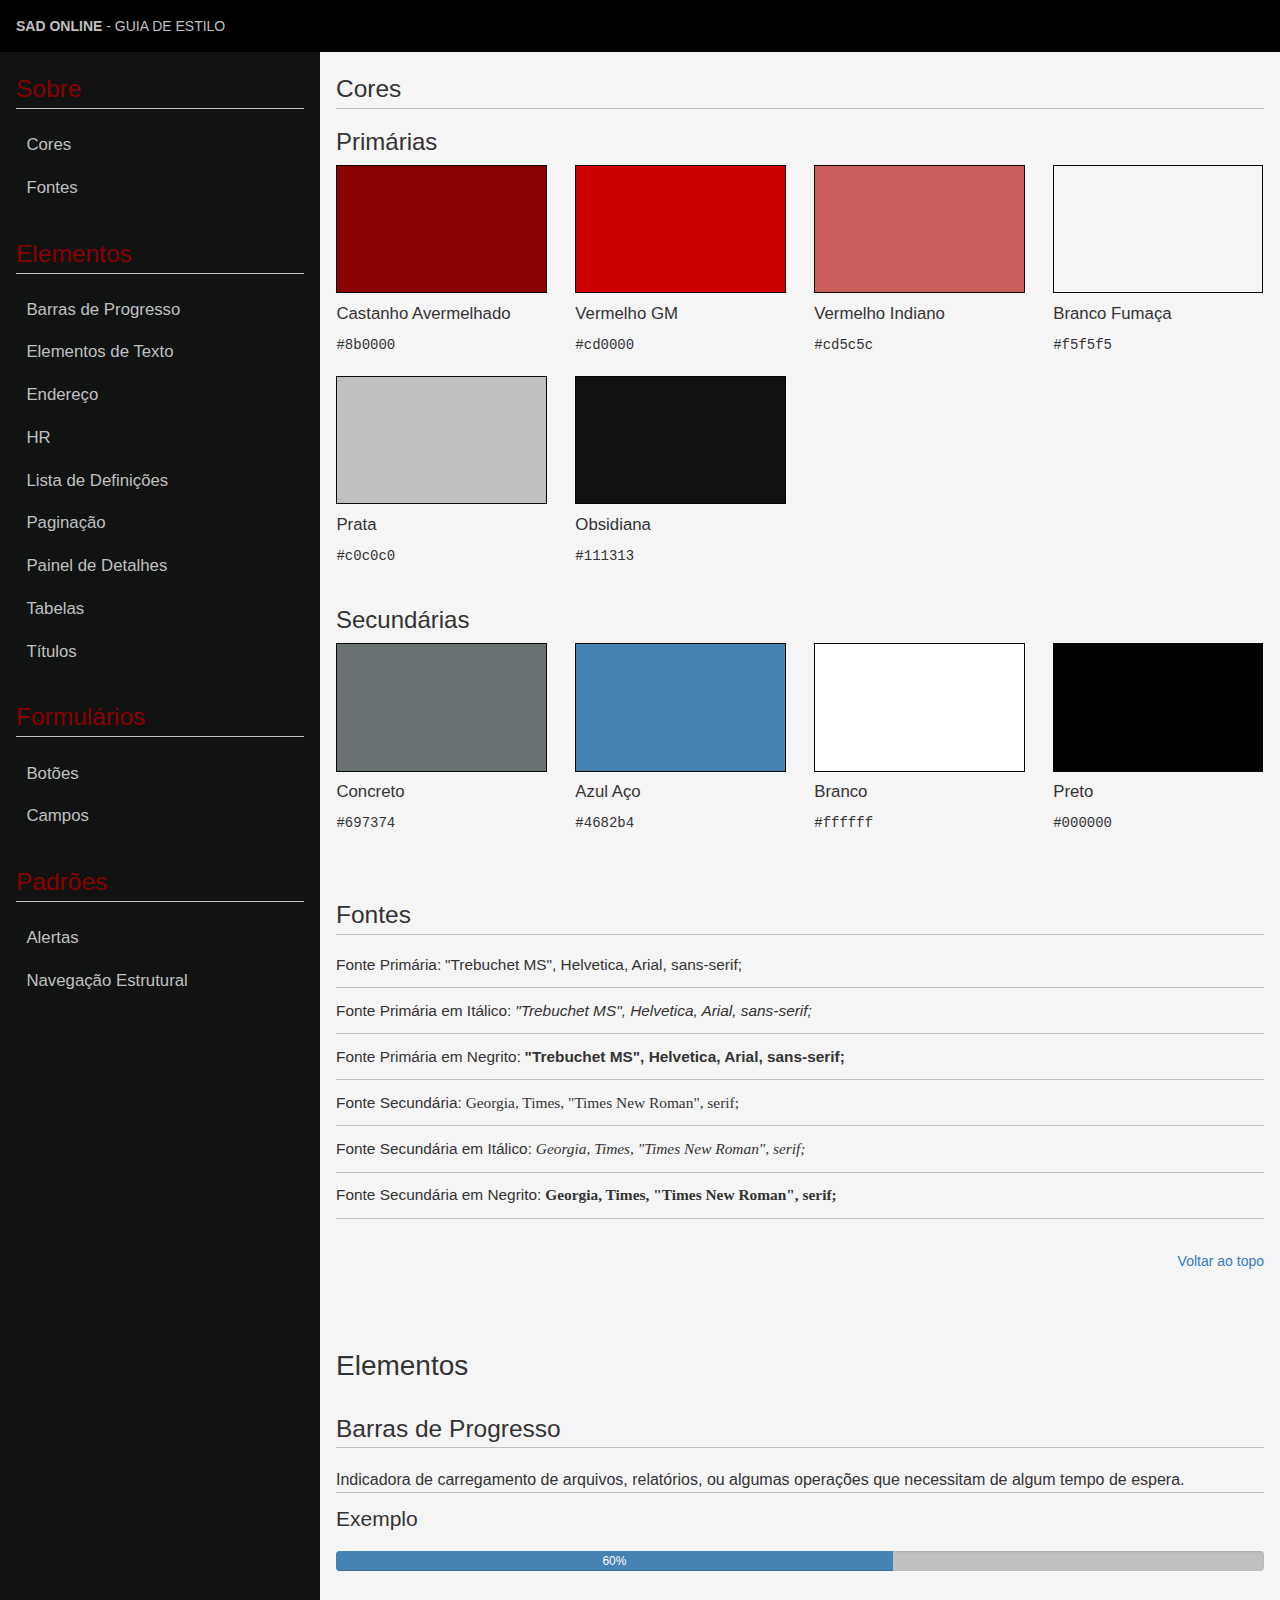
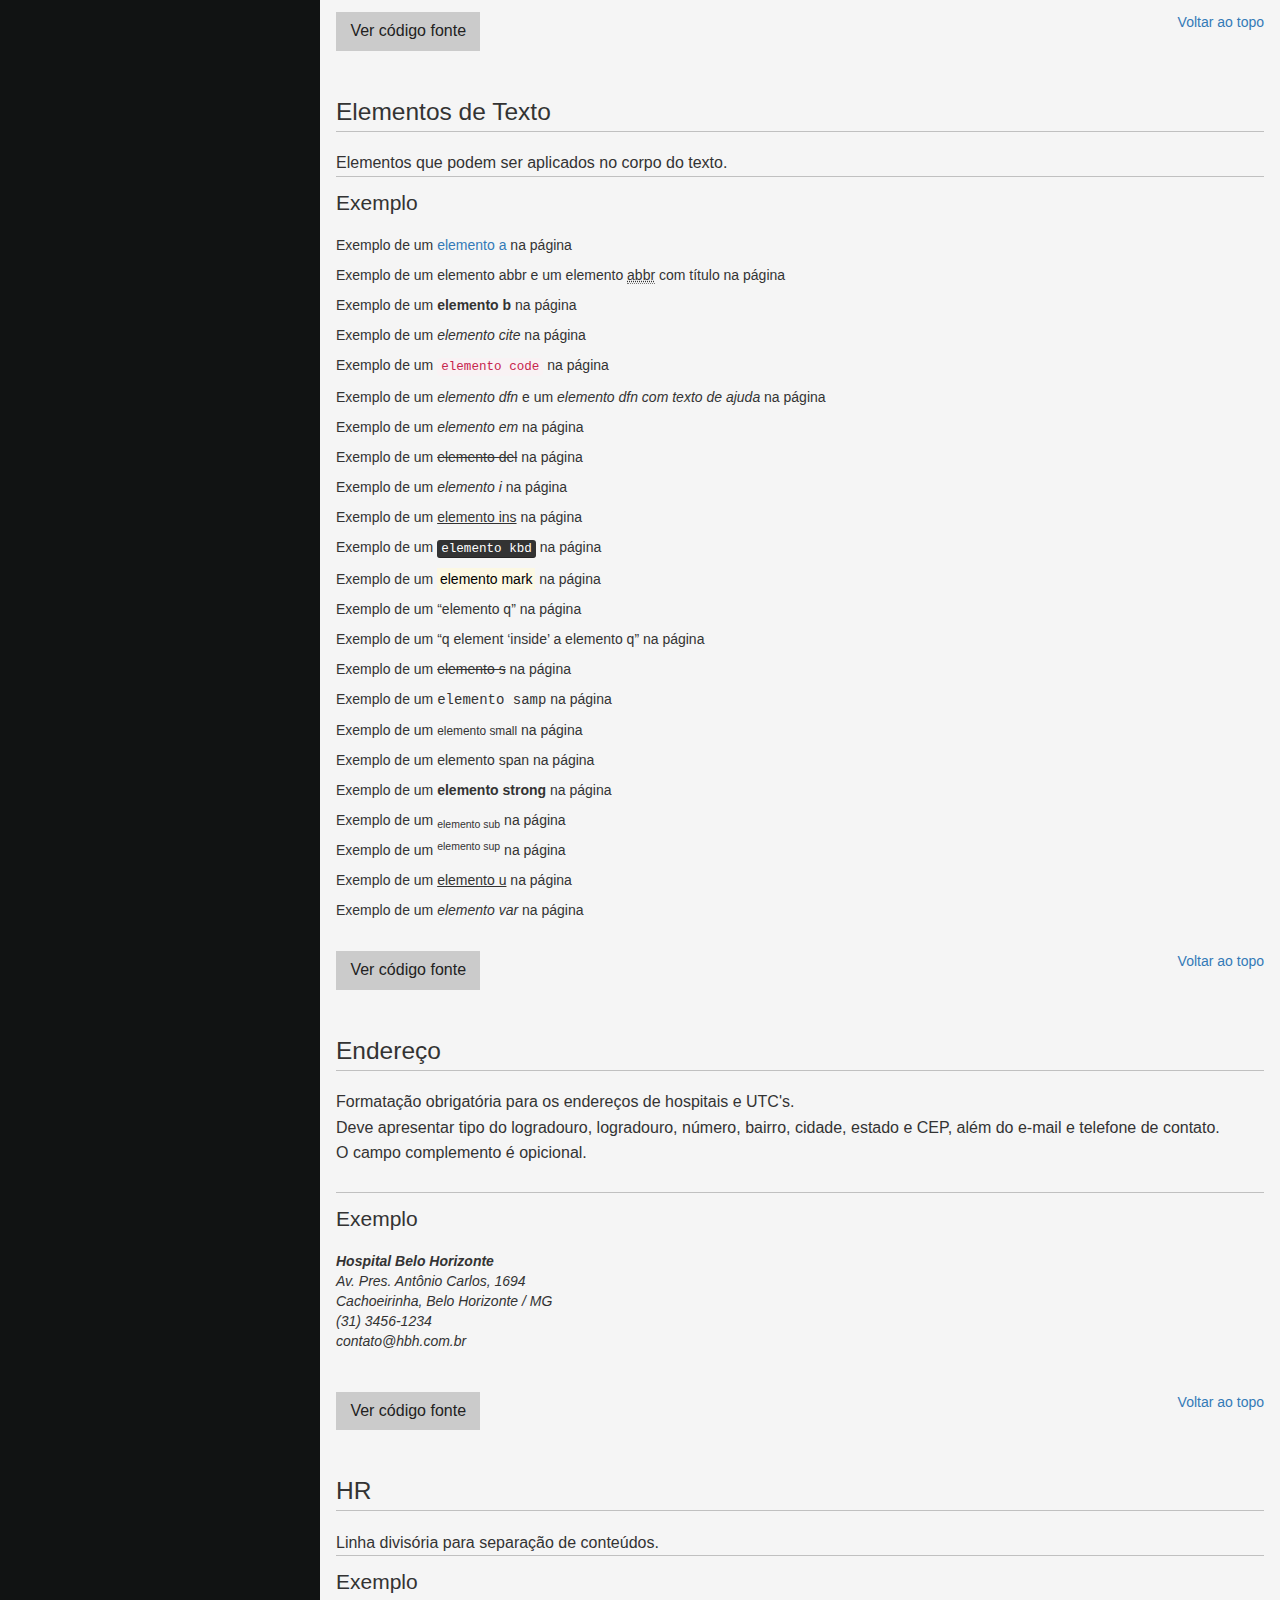
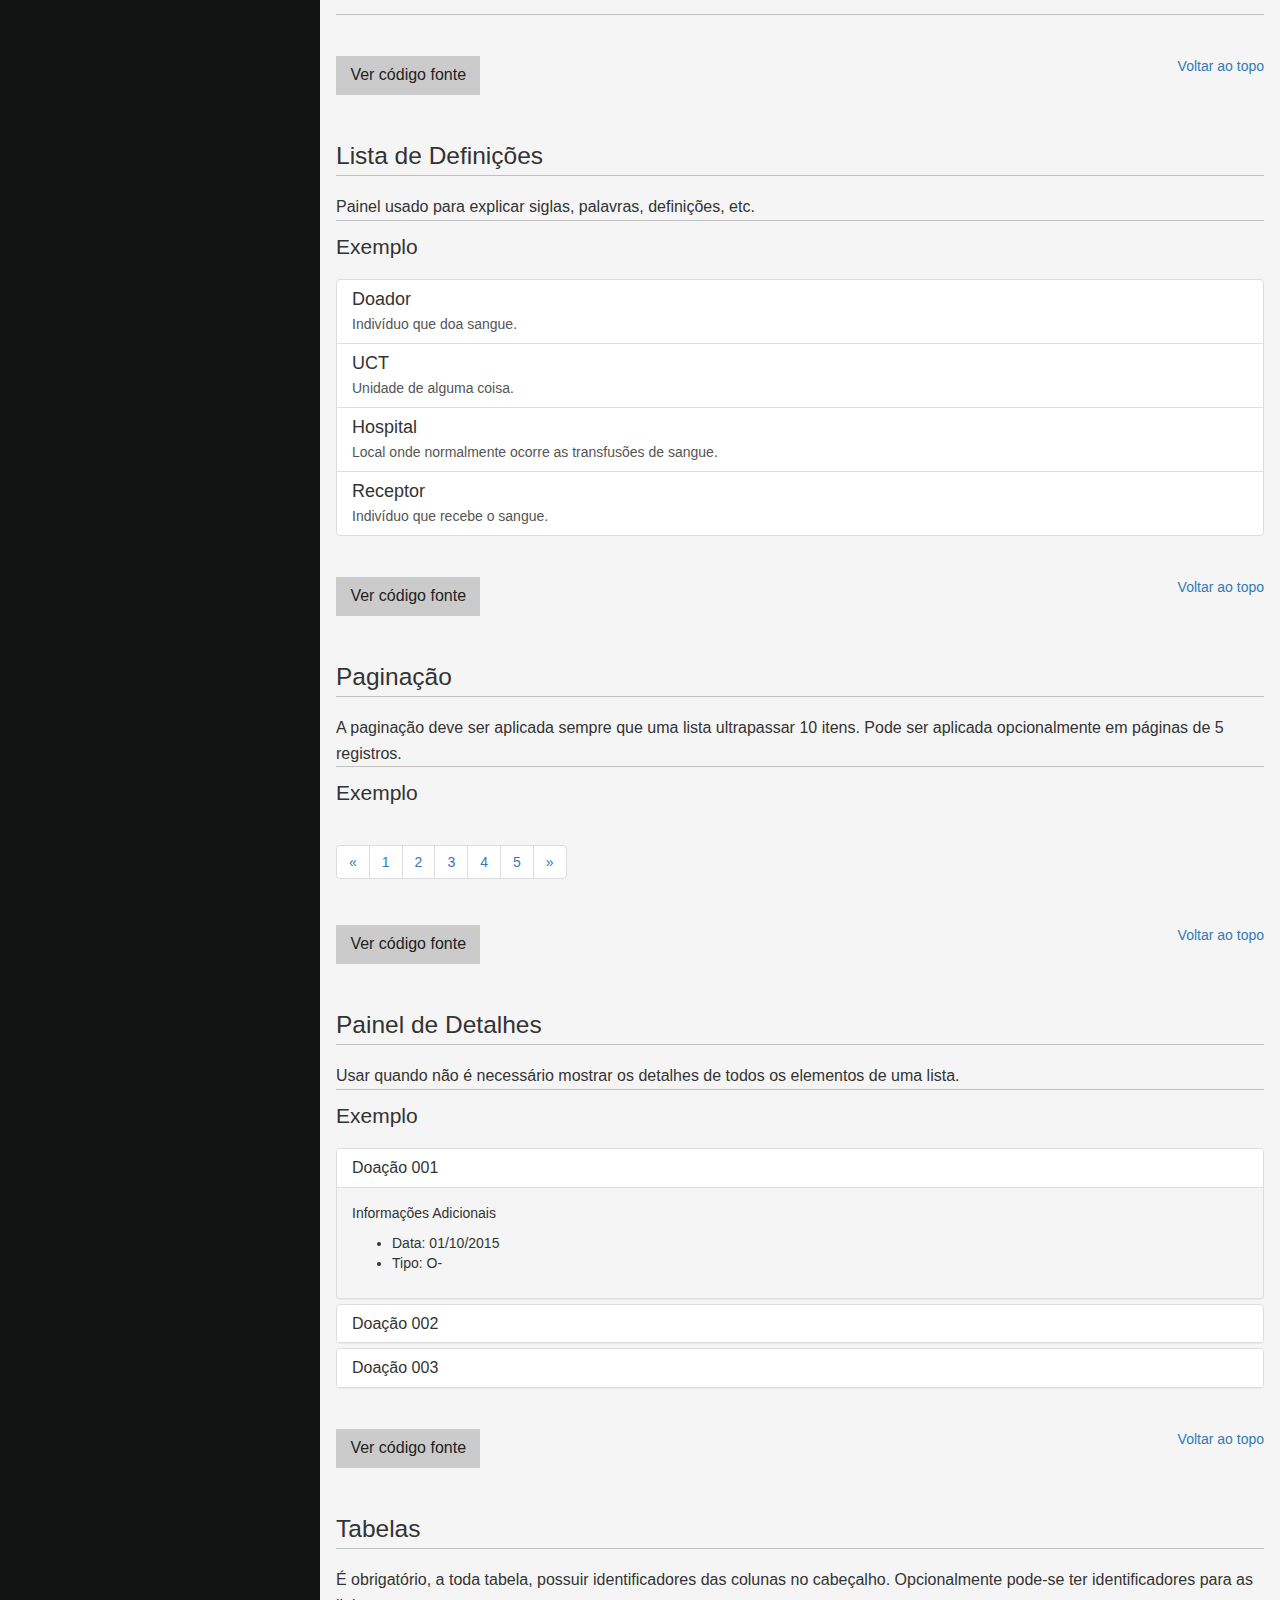
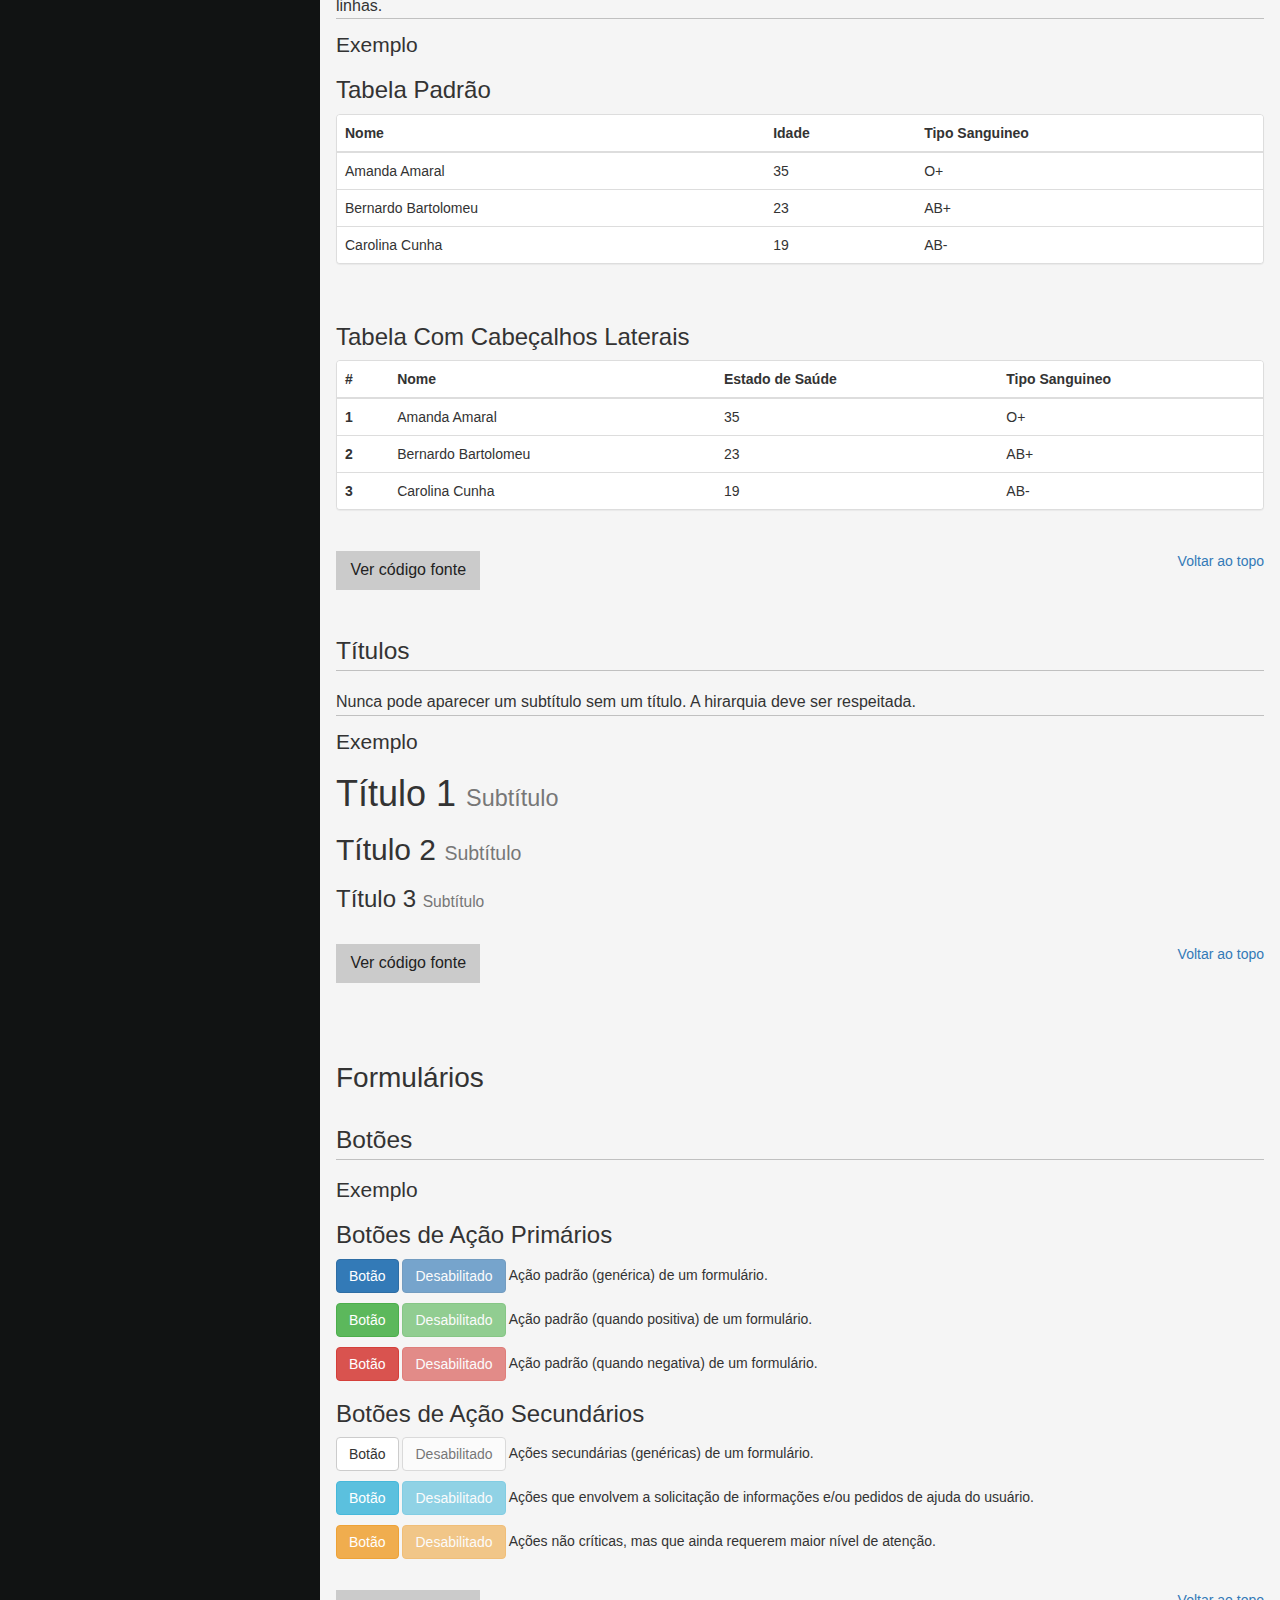
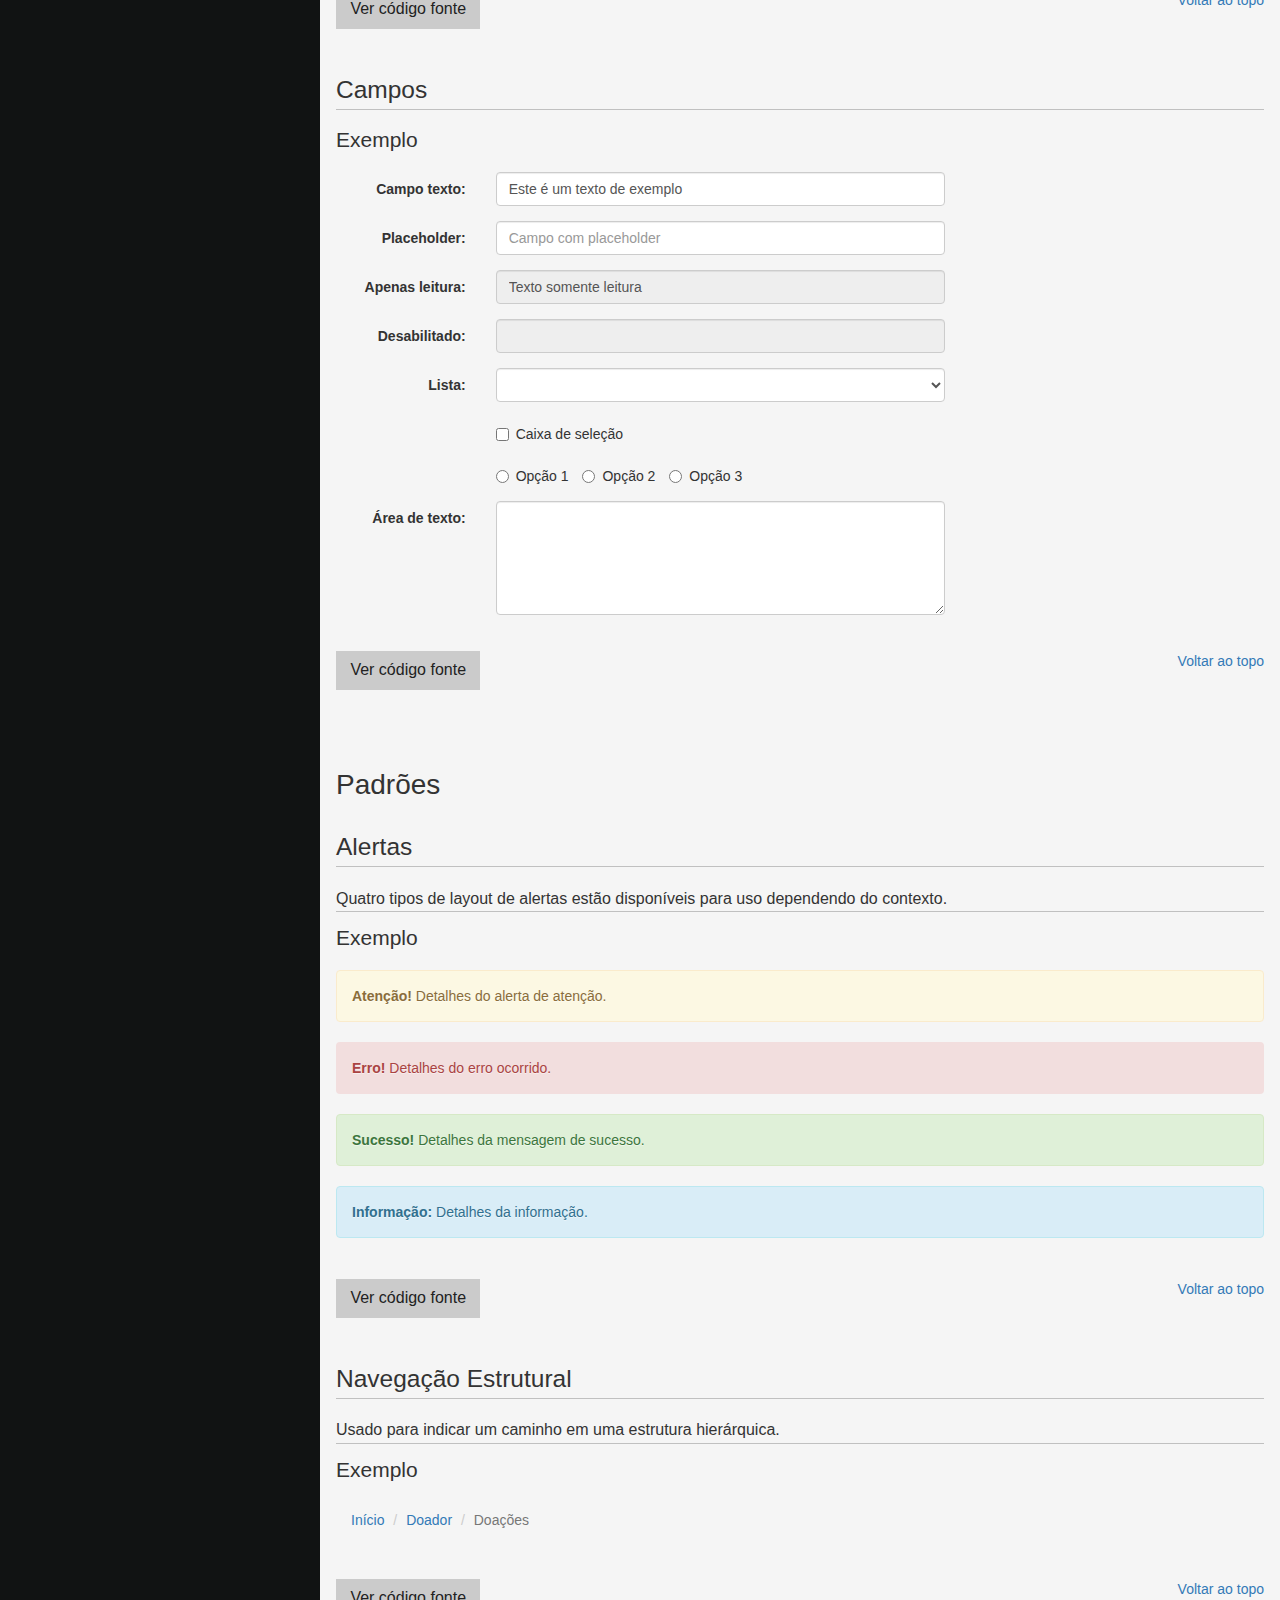
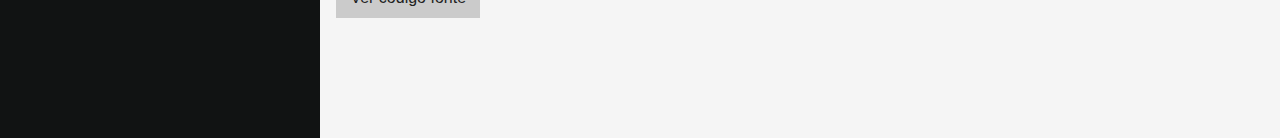
<file: index.html>
<!DOCTYPE html>
<!-- saved from url=(0076)#sg-markup-elementos-barras-de-progresso-html -->
<html lang="en" class=" js sg-enhanced"><head><meta http-equiv="Content-Type" content="text/html; charset=UTF-8">
<meta charset="utf-8">
  <title>SAD - Guia de Estilo</title>
  <meta name="viewport" content="width=device-width, initial-scale=1.0">
  <meta name="theme-color" content="#000000">

  <link rel="icon" type="image/x-icon" href="./Guideline-SAD_files/heart.ico" />

  <!-- Style Guide Boilerplate Styles -->
  <link rel="stylesheet" href="./Guideline-SAD_files/sg-style.css">
  <!--[if lt IE 9]><link rel="stylesheet" href="css/sg-style-old-ie.css"><![endif]-->

  <!-- https://github.com/sindresorhus/github-markdown-css -->
  <link rel="stylesheet" href="./Guideline-SAD_files/github-markdown.css">

  <!-- Replace below stylesheet with your own stylesheet -->
  <link rel="stylesheet" href="./Guideline-SAD_files/style.css">

  <!-- Prisim Syntax Highlighting Styles -->
  <link rel="stylesheet" href="./Guideline-SAD_files/prisim.css">

  <!-- Bootstrap -->
  <link rel="stylesheet" href="./Guideline-SAD_files/bootstrap.css">
  <!--<link rel="stylesheet" href="bootstrap-3.3.5/css/bootstrap-theme.css">-->

</head>
<body>
  <a href="#main" class="sg-visually-hidden sg-visually-hidden-focusable">Skip to main content</a>

  <div id="top" class="sg-header" role="banner">
    <div class="sg-container">
      <h1 class="sg-logo">
        <span class="sg-logo-initials"><em>SAD ONLINE</em> - GUIA DE ESTILO</span>
        <span class="sg-logo-full"><em>SAD ONLINE</em> - GUIA DE ESTILO</span>
      </h1>
      <button type="button" class="sg-nav-toggle">Menu</button>
    </div>
  </div><!--/.sg-header-->

  <div class="sg-wrapper sg-clearfix">
    <div id="nav" class="sg-sidebar" role="navigation">
      <h2 class="sg-h2 sg-subnav-title">Sobre</h2>
      <ul class="sg-nav-group">
        <!--<li>
          <a href="#sg-about">Introdução</a>
        </li>-->
        <li>
          <a href="#sg-colors">Cores</a>
        </li>
        <li>
          <a href="#sg-fontStacks">Fontes</a>
        </li>
      </ul>

      <ul class="sg-nav-group"><li class="sg-subnav-parent"><h2 id="sg-markup-elementos" class="sg-h2 sg-title">Elementos </h2><ul class="sg-nav-group"><li><a href="#sg-markup-elementos-barras-de-progresso-html">Barras de Progresso </a></li><li><a href="#sg-markup-elementos-elementos-de-texto-html">Elementos de Texto </a></li><li><a href="#sg-markup-elementos-endereço-html">Endereço </a></li><li><a href="#sg-markup-elementos-hr-html">HR </a></li><li><a href="#sg-markup-elementos-lista-de-definições-html">Lista de Definições </a></li><li><a href="#sg-markup-elementos-paginação-html">Paginação </a></li><li><a href="#sg-markup-elementos-painel-de-detalhes-html">Painel de Detalhes </a></li><li><a href="#sg-markup-elementos-tabelas-html">Tabelas </a></li><li><a href="#sg-markup-elementos-títulos-html">Títulos </a></li></ul></li><li class="sg-subnav-parent"><h2 id="sg-markup-formulários" class="sg-h2 sg-title">Formulários </h2><ul class="sg-nav-group"><li><a href="#sg-markup-formulários-botões-html">Botões </a></li><li><a href="#sg-markup-formulários-campos-html">Campos </a></li></ul></li><li class="sg-subnav-parent"><h2 id="sg-markup-padrões" class="sg-h2 sg-title">Padrões </h2><ul class="sg-nav-group"><li><a href="#sg-markup-padrões-alertas-html">Alertas </a></li><li><a href="#sg-markup-padrões-navegação-estrutural-html">Navegação Estrutural </a></li></ul></li></ul>    </div><!--/.sg-sidebar-->

    <div id="main" class="sg-main" role="main">
      <div class="sg-container">
        <div class="sg-info">
          
          <!--<div class="sg-about sg-section">
            <h2 id="sg-about" class="sg-h2">Introdução</h2>
            <p>A living style guide is a great tool to promote visual consistency, unify UX designers and front-end developers, as well as speed up development times. Add some documentation here on how to get started with your new style guide and start customizing this boilerplate to your liking.</p>
            <p>If you are looking for resources on style guides, check out <a href="http://styleguides.io">styleguides.io</a>. There are a ton of great articles, books, podcasts, talks, and other style guide tools!</p>
          </div><!--/.sg-about-->

          <!-- Manually add your UI colors here. -->
          <div class="sg-colors sg-section">
            <h2 id="sg-colors" class="sg-h2">Cores</h2>
            <h3>Primárias</h3>
            <div class="sg-color-grid">
              <div class="sg-color">
                <div class="sg-color-swatch" style="background-color: #8b0000;"></div>
                <div class="sg-color-name">Castanho Avermelhado</div>
                <div><samp>#8b0000</samp></div>
              </div>
              <div class="sg-color">
                <div class="sg-color-swatch" style="background-color: #cd0000;"></div>
                <div class="sg-color-name">Vermelho GM</div>
                <div><samp>#cd0000</samp></div>
              </div>              
              <div class="sg-color">
                <div class="sg-color-swatch" style="background-color: #cd5c5c;"></div>
                <div class="sg-color-name">Vermelho Indiano</div>
                <div><samp>#cd5c5c</samp></div>
              </div>
              <div class="sg-color">
                <div class="sg-color-swatch" style="background-color: #f5f5f5;"></div>
                <div class="sg-color-name">Branco Fumaça</div>
                <div><samp>#f5f5f5</samp></div>
              </div>
            </div><!--/.sg-color-grid-->
            <div class="sg-color-grid">
              <div class="sg-color">
                <div class="sg-color-swatch" style="background-color: #c0c0c0;"></div>
                <div class="sg-color-name">Prata</div>
                <div><samp>#c0c0c0</samp></div>
              </div>
              <div class="sg-color">
                <div class="sg-color-swatch" style="background-color: #111313;"></div>
                <div class="sg-color-name">Obsidiana</div>
                <div><samp>#111313</samp></div>
              </div>
            </div><!--/.sg-color-grid-->
            <h3>Secundárias</h3>
            <div class="sg-color-grid">
              <div class="sg-color">
                  <div class="sg-color-swatch" style="background-color: #697374;"></div>
                  <div class="sg-color-name">Concreto</div>
                  <div><samp>#697374</samp></div>
              </div>
              <div class="sg-color">
                <div class="sg-color-swatch" style="background-color: #4682b4;"></div>
                <div class="sg-color-name">Azul Aço</div>
                <div><samp>#4682b4</samp></div>
              </div>
              <div class="sg-color">
                <div class="sg-color-swatch" style="background-color: #ffffff;"></div>
                <div class="sg-color-name">Branco</div>
                <div><samp>#ffffff</samp></div>
              </div>
              <div class="sg-color">
                <div class="sg-color-swatch" style="background-color: #000000;"></div>
                <div class="sg-color-name">Preto</div>
                <div><samp>#000000</samp></div>
              </div>
            </div><!--/.sg-color-grid-->
          </div><!--/.sg-colors-->

          <!-- Manually add your fonts here. -->
          <div class="sg-font-stacks sg-section">
            <h2 id="sg-fontStacks" class="sg-h2">Fontes</h2>
            <dl class="sg-font-list">
              <dt>Fonte Primária:</dt>
              <dd style="font-family: &quot;Trebuchet MS&quot;, Helvetica, Arial, sans-serif;">"Trebuchet MS", Helvetica, Arial, sans-serif;</dd>

              <dt>Fonte Primária em Itálico:</dt>
              <dd style="font-family: &quot;Trebuchet MS&quot;, Helvetica, Arial, sans-serif; font-style: italic;">"Trebuchet MS", Helvetica, Arial, sans-serif;</dd>

              <dt>Fonte Primária em Negrito:</dt>
              <dd style="font-family: &quot;Trebuchet MS&quot;, Helvetica, Arial, sans-serif; font-weight: 800;">"Trebuchet MS", Helvetica, Arial, sans-serif;</dd>

              <dt>Fonte Secundária:</dt>
              <dd style="font-family: Georgia, Times, &quot;Times New Roman&quot;, serif;">Georgia, Times, "Times New Roman", serif;</dd>

              <dt>Fonte Secundária em Itálico:</dt>
              <dd style="font-family: Georgia, Times, &quot;Times New Roman&quot;, serif; font-style: italic;">Georgia, Times, "Times New Roman", serif;</dd>

              <dt>Fonte Secundária em Negrito:</dt>
              <dd style="font-family: Georgia, Times, &quot;Times New Roman&quot;, serif; font-weight: 800;">Georgia, Times, "Times New Roman", serif;</dd>
            </dl>
            <div class="sg-markup-controls"><a class="sg-btn--top" href="#top">Voltar ao topo</a></div>
          </div><!--/.sg-font-stacks-->
        </div><!--/.sg-info-->

        <div class="sg-section-group"><h1 id="sg-markup-elementos" class="sg-h1 sg-title">Elementos </h1><div class="sg-section-group"><div class="sg-section"><h2 id="sg-markup-elementos-barras-de-progresso-html" class="sg-h2 sg-title">Barras de Progresso </h2><div class="sg-sub-section sg-doc"><div class="markdown-body"><p>Indicadora de carregamento de arquivos, relatórios, ou algumas operações que necessitam de algum tempo de espera.</p></div></div><div class="sg-sub-section sg-example"><h3 class="sg-h3 sg-title">Exemplo </h3><div class="progress">
  <div class="progress-bar" role="progressbar" aria-valuenow="60" aria-valuemin="0" aria-valuemax="100" style="width: 60%;">
    60%
  </div>
</div></div><div class="sg-sub-section"><div class="sg-markup-controls"><button type="button" class="sg-btn sg-btn--source">Ver código fonte</button><a class="sg-btn--top" href="#top">Voltar ao topo</a></div><div class="sg-source"><button type="button" class="sg-btn sg-btn--select">Selecionar código</button><pre class="line-numbers language-markup"><code class=" language-markup"><span class="token tag"><span class="token tag"><span class="token punctuation">&lt;</span>div</span> <span class="token attr-name">class</span><span class="token attr-value"><span class="token punctuation">=</span><span class="token punctuation">"</span>progress<span class="token punctuation">"</span></span><span class="token punctuation">&gt;</span></span>
  <span class="token tag"><span class="token tag"><span class="token punctuation">&lt;</span>div</span> <span class="token attr-name">class</span><span class="token attr-value"><span class="token punctuation">=</span><span class="token punctuation">"</span>progress-bar<span class="token punctuation">"</span></span> <span class="token attr-name">role</span><span class="token attr-value"><span class="token punctuation">=</span><span class="token punctuation">"</span>progressbar<span class="token punctuation">"</span></span> <span class="token attr-name">aria-valuenow</span><span class="token attr-value"><span class="token punctuation">=</span><span class="token punctuation">"</span>60<span class="token punctuation">"</span></span> <span class="token attr-name">aria-valuemin</span><span class="token attr-value"><span class="token punctuation">=</span><span class="token punctuation">"</span>0<span class="token punctuation">"</span></span> <span class="token attr-name">aria-valuemax</span><span class="token attr-value"><span class="token punctuation">=</span><span class="token punctuation">"</span>100<span class="token punctuation">"</span></span><span class="token style-attr language-css"><span class="token attr-name"> <span class="token attr-name">style</span></span><span class="token punctuation">="</span><span class="token attr-value"><span class="token property">width</span><span class="token punctuation">:</span> 60%<span class="token punctuation">;</span></span><span class="token punctuation">"</span></span><span class="token punctuation">&gt;</span></span>
    60%
  <span class="token tag"><span class="token tag"><span class="token punctuation">&lt;/</span>div</span><span class="token punctuation">&gt;</span></span>
<span class="token tag"><span class="token tag"><span class="token punctuation">&lt;/</span>div</span><span class="token punctuation">&gt;</span></span></code></pre></div></div></div><div class="sg-section"><h2 id="sg-markup-elementos-elementos-de-texto-html" class="sg-h2 sg-title">Elementos de Texto </h2><div class="sg-sub-section sg-doc"><div class="markdown-body"><p>Elementos que podem ser aplicados no corpo do texto. </p></div></div><div class="sg-sub-section sg-example"><h3 class="sg-h3 sg-title">Exemplo </h3><p>Exemplo de um <a href="#">elemento a</a> na página</p>
<p>Exemplo de um <abbr>elemento abbr</abbr> e um elemento <abbr title="Abbreviation">abbr</abbr> com título na página</p>
<p>Exemplo de um <b>elemento b</b> na página</p>
<p>Exemplo de um <cite>elemento cite</cite> na página</p>
<p>Exemplo de um <code>elemento code</code> na página</p>
<p>Exemplo de um <dfn>elemento dfn</dfn> e um <dfn title="Title text">elemento dfn com texto de ajuda</dfn> na página</p>
<p>Exemplo de um <em>elemento em</em> na página</p>
<p>Exemplo de um <del>elemento del</del> na página</p>
<p>Exemplo de um <i>elemento i</i> na página</p>
<p>Exemplo de um <ins>elemento ins</ins> na página</p>
<p>Exemplo de um <kbd>elemento kbd</kbd> na página</p>
<p>Exemplo de um <mark>elemento mark</mark> na página</p>
<p>Exemplo de um <q>elemento q</q> na página</p>
<p>Exemplo de um <q>q element <q>inside</q> a elemento q</q> na página</p>
<p>Exemplo de um <s>elemento s</s> na página</p>
<p>Exemplo de um <samp>elemento samp</samp> na página</p>
<p>Exemplo de um <small>elemento small</small> na página</p>
<p>Exemplo de um <span>elemento span</span> na página</p>
<p>Exemplo de um <strong>elemento strong</strong> na página</p>
<p>Exemplo de um <sub>elemento sub</sub> na página</p>
<p>Exemplo de um <sup>elemento sup</sup> na página</p>
<p>Exemplo de um <u>elemento u</u> na página</p>
<p>Exemplo de um <var>elemento var</var> na página</p></div><div class="sg-sub-section"><div class="sg-markup-controls"><button type="button" class="sg-btn sg-btn--source">Ver código fonte</button><a class="sg-btn--top" href="#top">Voltar ao topo</a></div><div class="sg-source"><button type="button" class="sg-btn sg-btn--select">Selecionar código</button><pre class="line-numbers language-markup"><code class=" language-markup"><span class="token tag"><span class="token tag"><span class="token punctuation">&lt;</span>p</span><span class="token punctuation">&gt;</span></span>Exemplo de um <span class="token tag"><span class="token tag"><span class="token punctuation">&lt;</span>a</span> <span class="token attr-name">href</span><span class="token attr-value"><span class="token punctuation">=</span><span class="token punctuation">"</span>#<span class="token punctuation">"</span></span><span class="token punctuation">&gt;</span></span>elemento a<span class="token tag"><span class="token tag"><span class="token punctuation">&lt;/</span>a</span><span class="token punctuation">&gt;</span></span> na página<span class="token tag"><span class="token tag"><span class="token punctuation">&lt;/</span>p</span><span class="token punctuation">&gt;</span></span>
<span class="token tag"><span class="token tag"><span class="token punctuation">&lt;</span>p</span><span class="token punctuation">&gt;</span></span>Exemplo de um <span class="token tag"><span class="token tag"><span class="token punctuation">&lt;</span>abbr</span><span class="token punctuation">&gt;</span></span>elemento abbr<span class="token tag"><span class="token tag"><span class="token punctuation">&lt;/</span>abbr</span><span class="token punctuation">&gt;</span></span> e um elemento <span class="token tag"><span class="token tag"><span class="token punctuation">&lt;</span>abbr</span> <span class="token attr-name">title</span><span class="token attr-value"><span class="token punctuation">=</span><span class="token punctuation">"</span>Abbreviation<span class="token punctuation">"</span></span><span class="token punctuation">&gt;</span></span>abbr<span class="token tag"><span class="token tag"><span class="token punctuation">&lt;/</span>abbr</span><span class="token punctuation">&gt;</span></span> com título na página<span class="token tag"><span class="token tag"><span class="token punctuation">&lt;/</span>p</span><span class="token punctuation">&gt;</span></span>
<span class="token tag"><span class="token tag"><span class="token punctuation">&lt;</span>p</span><span class="token punctuation">&gt;</span></span>Exemplo de um <span class="token tag"><span class="token tag"><span class="token punctuation">&lt;</span>b</span><span class="token punctuation">&gt;</span></span>elemento b<span class="token tag"><span class="token tag"><span class="token punctuation">&lt;/</span>b</span><span class="token punctuation">&gt;</span></span> na página<span class="token tag"><span class="token tag"><span class="token punctuation">&lt;/</span>p</span><span class="token punctuation">&gt;</span></span>
<span class="token tag"><span class="token tag"><span class="token punctuation">&lt;</span>p</span><span class="token punctuation">&gt;</span></span>Exemplo de um <span class="token tag"><span class="token tag"><span class="token punctuation">&lt;</span>cite</span><span class="token punctuation">&gt;</span></span>elemento cite<span class="token tag"><span class="token tag"><span class="token punctuation">&lt;/</span>cite</span><span class="token punctuation">&gt;</span></span> na página<span class="token tag"><span class="token tag"><span class="token punctuation">&lt;/</span>p</span><span class="token punctuation">&gt;</span></span>
<span class="token tag"><span class="token tag"><span class="token punctuation">&lt;</span>p</span><span class="token punctuation">&gt;</span></span>Exemplo de um <span class="token tag"><span class="token tag"><span class="token punctuation">&lt;</span>code</span><span class="token punctuation">&gt;</span></span>elemento code<span class="token tag"><span class="token tag"><span class="token punctuation">&lt;/</span>code</span><span class="token punctuation">&gt;</span></span> na página<span class="token tag"><span class="token tag"><span class="token punctuation">&lt;/</span>p</span><span class="token punctuation">&gt;</span></span>
<span class="token tag"><span class="token tag"><span class="token punctuation">&lt;</span>p</span><span class="token punctuation">&gt;</span></span>Exemplo de um <span class="token tag"><span class="token tag"><span class="token punctuation">&lt;</span>dfn</span><span class="token punctuation">&gt;</span></span>elemento dfn<span class="token tag"><span class="token tag"><span class="token punctuation">&lt;/</span>dfn</span><span class="token punctuation">&gt;</span></span> e um <span class="token tag"><span class="token tag"><span class="token punctuation">&lt;</span>dfn</span> <span class="token attr-name">title</span><span class="token attr-value"><span class="token punctuation">=</span><span class="token punctuation">"</span>Title text<span class="token punctuation">"</span></span><span class="token punctuation">&gt;</span></span>elemento dfn com texto de ajuda<span class="token tag"><span class="token tag"><span class="token punctuation">&lt;/</span>dfn</span><span class="token punctuation">&gt;</span></span> na página<span class="token tag"><span class="token tag"><span class="token punctuation">&lt;/</span>p</span><span class="token punctuation">&gt;</span></span>
<span class="token tag"><span class="token tag"><span class="token punctuation">&lt;</span>p</span><span class="token punctuation">&gt;</span></span>Exemplo de um <span class="token tag"><span class="token tag"><span class="token punctuation">&lt;</span>em</span><span class="token punctuation">&gt;</span></span>elemento em<span class="token tag"><span class="token tag"><span class="token punctuation">&lt;/</span>em</span><span class="token punctuation">&gt;</span></span> na página<span class="token tag"><span class="token tag"><span class="token punctuation">&lt;/</span>p</span><span class="token punctuation">&gt;</span></span>
<span class="token tag"><span class="token tag"><span class="token punctuation">&lt;</span>p</span><span class="token punctuation">&gt;</span></span>Exemplo de um <span class="token tag"><span class="token tag"><span class="token punctuation">&lt;</span>del</span><span class="token punctuation">&gt;</span></span>elemento del<span class="token tag"><span class="token tag"><span class="token punctuation">&lt;/</span>del</span><span class="token punctuation">&gt;</span></span> na página<span class="token tag"><span class="token tag"><span class="token punctuation">&lt;/</span>p</span><span class="token punctuation">&gt;</span></span>
<span class="token tag"><span class="token tag"><span class="token punctuation">&lt;</span>p</span><span class="token punctuation">&gt;</span></span>Exemplo de um <span class="token tag"><span class="token tag"><span class="token punctuation">&lt;</span>i</span><span class="token punctuation">&gt;</span></span>elemento i<span class="token tag"><span class="token tag"><span class="token punctuation">&lt;/</span>i</span><span class="token punctuation">&gt;</span></span> na página<span class="token tag"><span class="token tag"><span class="token punctuation">&lt;/</span>p</span><span class="token punctuation">&gt;</span></span>
<span class="token tag"><span class="token tag"><span class="token punctuation">&lt;</span>p</span><span class="token punctuation">&gt;</span></span>Exemplo de um <span class="token tag"><span class="token tag"><span class="token punctuation">&lt;</span>ins</span><span class="token punctuation">&gt;</span></span>elemento ins<span class="token tag"><span class="token tag"><span class="token punctuation">&lt;/</span>ins</span><span class="token punctuation">&gt;</span></span> na página<span class="token tag"><span class="token tag"><span class="token punctuation">&lt;/</span>p</span><span class="token punctuation">&gt;</span></span>
<span class="token tag"><span class="token tag"><span class="token punctuation">&lt;</span>p</span><span class="token punctuation">&gt;</span></span>Exemplo de um <span class="token tag"><span class="token tag"><span class="token punctuation">&lt;</span>kbd</span><span class="token punctuation">&gt;</span></span>elemento kbd<span class="token tag"><span class="token tag"><span class="token punctuation">&lt;/</span>kbd</span><span class="token punctuation">&gt;</span></span> na página<span class="token tag"><span class="token tag"><span class="token punctuation">&lt;/</span>p</span><span class="token punctuation">&gt;</span></span>
<span class="token tag"><span class="token tag"><span class="token punctuation">&lt;</span>p</span><span class="token punctuation">&gt;</span></span>Exemplo de um <span class="token tag"><span class="token tag"><span class="token punctuation">&lt;</span>mark</span><span class="token punctuation">&gt;</span></span>elemento mark<span class="token tag"><span class="token tag"><span class="token punctuation">&lt;/</span>mark</span><span class="token punctuation">&gt;</span></span> na página<span class="token tag"><span class="token tag"><span class="token punctuation">&lt;/</span>p</span><span class="token punctuation">&gt;</span></span>
<span class="token tag"><span class="token tag"><span class="token punctuation">&lt;</span>p</span><span class="token punctuation">&gt;</span></span>Exemplo de um <span class="token tag"><span class="token tag"><span class="token punctuation">&lt;</span>q</span><span class="token punctuation">&gt;</span></span>elemento q<span class="token tag"><span class="token tag"><span class="token punctuation">&lt;/</span>q</span><span class="token punctuation">&gt;</span></span> na página<span class="token tag"><span class="token tag"><span class="token punctuation">&lt;/</span>p</span><span class="token punctuation">&gt;</span></span>
<span class="token tag"><span class="token tag"><span class="token punctuation">&lt;</span>p</span><span class="token punctuation">&gt;</span></span>Exemplo de um <span class="token tag"><span class="token tag"><span class="token punctuation">&lt;</span>q</span><span class="token punctuation">&gt;</span></span>q element <span class="token tag"><span class="token tag"><span class="token punctuation">&lt;</span>q</span><span class="token punctuation">&gt;</span></span>inside<span class="token tag"><span class="token tag"><span class="token punctuation">&lt;/</span>q</span><span class="token punctuation">&gt;</span></span> a elemento q<span class="token tag"><span class="token tag"><span class="token punctuation">&lt;/</span>q</span><span class="token punctuation">&gt;</span></span> na página<span class="token tag"><span class="token tag"><span class="token punctuation">&lt;/</span>p</span><span class="token punctuation">&gt;</span></span>
<span class="token tag"><span class="token tag"><span class="token punctuation">&lt;</span>p</span><span class="token punctuation">&gt;</span></span>Exemplo de um <span class="token tag"><span class="token tag"><span class="token punctuation">&lt;</span>s</span><span class="token punctuation">&gt;</span></span>elemento s<span class="token tag"><span class="token tag"><span class="token punctuation">&lt;/</span>s</span><span class="token punctuation">&gt;</span></span> na página<span class="token tag"><span class="token tag"><span class="token punctuation">&lt;/</span>p</span><span class="token punctuation">&gt;</span></span>
<span class="token tag"><span class="token tag"><span class="token punctuation">&lt;</span>p</span><span class="token punctuation">&gt;</span></span>Exemplo de um <span class="token tag"><span class="token tag"><span class="token punctuation">&lt;</span>samp</span><span class="token punctuation">&gt;</span></span>elemento samp<span class="token tag"><span class="token tag"><span class="token punctuation">&lt;/</span>samp</span><span class="token punctuation">&gt;</span></span> na página<span class="token tag"><span class="token tag"><span class="token punctuation">&lt;/</span>p</span><span class="token punctuation">&gt;</span></span>
<span class="token tag"><span class="token tag"><span class="token punctuation">&lt;</span>p</span><span class="token punctuation">&gt;</span></span>Exemplo de um <span class="token tag"><span class="token tag"><span class="token punctuation">&lt;</span>small</span><span class="token punctuation">&gt;</span></span>elemento small<span class="token tag"><span class="token tag"><span class="token punctuation">&lt;/</span>small</span><span class="token punctuation">&gt;</span></span> na página<span class="token tag"><span class="token tag"><span class="token punctuation">&lt;/</span>p</span><span class="token punctuation">&gt;</span></span>
<span class="token tag"><span class="token tag"><span class="token punctuation">&lt;</span>p</span><span class="token punctuation">&gt;</span></span>Exemplo de um <span class="token tag"><span class="token tag"><span class="token punctuation">&lt;</span>span</span><span class="token punctuation">&gt;</span></span>elemento span<span class="token tag"><span class="token tag"><span class="token punctuation">&lt;/</span>span</span><span class="token punctuation">&gt;</span></span> na página<span class="token tag"><span class="token tag"><span class="token punctuation">&lt;/</span>p</span><span class="token punctuation">&gt;</span></span>
<span class="token tag"><span class="token tag"><span class="token punctuation">&lt;</span>p</span><span class="token punctuation">&gt;</span></span>Exemplo de um <span class="token tag"><span class="token tag"><span class="token punctuation">&lt;</span>strong</span><span class="token punctuation">&gt;</span></span>elemento strong<span class="token tag"><span class="token tag"><span class="token punctuation">&lt;/</span>strong</span><span class="token punctuation">&gt;</span></span> na página<span class="token tag"><span class="token tag"><span class="token punctuation">&lt;/</span>p</span><span class="token punctuation">&gt;</span></span>
<span class="token tag"><span class="token tag"><span class="token punctuation">&lt;</span>p</span><span class="token punctuation">&gt;</span></span>Exemplo de um <span class="token tag"><span class="token tag"><span class="token punctuation">&lt;</span>sub</span><span class="token punctuation">&gt;</span></span>elemento sub<span class="token tag"><span class="token tag"><span class="token punctuation">&lt;/</span>sub</span><span class="token punctuation">&gt;</span></span> na página<span class="token tag"><span class="token tag"><span class="token punctuation">&lt;/</span>p</span><span class="token punctuation">&gt;</span></span>
<span class="token tag"><span class="token tag"><span class="token punctuation">&lt;</span>p</span><span class="token punctuation">&gt;</span></span>Exemplo de um <span class="token tag"><span class="token tag"><span class="token punctuation">&lt;</span>sup</span><span class="token punctuation">&gt;</span></span>elemento sup<span class="token tag"><span class="token tag"><span class="token punctuation">&lt;/</span>sup</span><span class="token punctuation">&gt;</span></span> na página<span class="token tag"><span class="token tag"><span class="token punctuation">&lt;/</span>p</span><span class="token punctuation">&gt;</span></span>
<span class="token tag"><span class="token tag"><span class="token punctuation">&lt;</span>p</span><span class="token punctuation">&gt;</span></span>Exemplo de um <span class="token tag"><span class="token tag"><span class="token punctuation">&lt;</span>u</span><span class="token punctuation">&gt;</span></span>elemento u<span class="token tag"><span class="token tag"><span class="token punctuation">&lt;/</span>u</span><span class="token punctuation">&gt;</span></span> na página<span class="token tag"><span class="token tag"><span class="token punctuation">&lt;/</span>p</span><span class="token punctuation">&gt;</span></span>
<span class="token tag"><span class="token tag"><span class="token punctuation">&lt;</span>p</span><span class="token punctuation">&gt;</span></span>Exemplo de um <span class="token tag"><span class="token tag"><span class="token punctuation">&lt;</span>var</span><span class="token punctuation">&gt;</span></span>elemento var<span class="token tag"><span class="token tag"><span class="token punctuation">&lt;/</span>var</span><span class="token punctuation">&gt;</span></span> na página<span class="token tag"><span class="token tag"><span class="token punctuation">&lt;/</span>p</span><span class="token punctuation">&gt;</span></span></code></pre></div></div></div><div class="sg-section"><h2 id="sg-markup-elementos-endereço-html" class="sg-h2 sg-title">Endereço </h2><div class="sg-sub-section sg-doc"><div class="markdown-body"><p>Formatação obrigatória para os endereços de hospitais e UTC's.<br>
Deve apresentar tipo do logradouro, logradouro, número, bairro, cidade, estado e CEP, além do e-mail e telefone de contato.<br>
O campo complemento é opicional.<br>
<br></p></div></div><div class="sg-sub-section sg-example"><h3 class="sg-h3 sg-title">Exemplo </h3><address>
  <b>Hospital Belo Horizonte</b><br>
  Av. Pres. Antônio Carlos, 1694<br>
  Cachoeirinha, Belo Horizonte / MG<br>
  (31) 3456-1234<br>
  contato@hbh.com.br
</address></div><div class="sg-sub-section"><div class="sg-markup-controls"><button type="button" class="sg-btn sg-btn--source">Ver código fonte</button><a class="sg-btn--top" href="#top">Voltar ao topo</a></div><div class="sg-source"><button type="button" class="sg-btn sg-btn--select">Selecionar código</button><pre class="line-numbers language-markup"><code class=" language-markup"><span class="token tag"><span class="token tag"><span class="token punctuation">&lt;</span>address</span><span class="token punctuation">&gt;</span></span>
  <span class="token tag"><span class="token tag"><span class="token punctuation">&lt;</span>b</span><span class="token punctuation">&gt;</span></span>Hospital Belo Horizonte<span class="token tag"><span class="token tag"><span class="token punctuation">&lt;/</span>b</span><span class="token punctuation">&gt;</span></span><span class="token tag"><span class="token tag"><span class="token punctuation">&lt;</span>br</span><span class="token punctuation">&gt;</span></span>
  Av. Pres. Antônio Carlos, 1694<span class="token tag"><span class="token tag"><span class="token punctuation">&lt;</span>br</span><span class="token punctuation">&gt;</span></span>
  Cachoeirinha, Belo Horizonte / MG<span class="token tag"><span class="token tag"><span class="token punctuation">&lt;</span>br</span><span class="token punctuation">&gt;</span></span>
  (31) 3456-1234<span class="token tag"><span class="token tag"><span class="token punctuation">&lt;</span>br</span><span class="token punctuation">&gt;</span></span>
  contato@hbh.com.br
<span class="token tag"><span class="token tag"><span class="token punctuation">&lt;/</span>address</span><span class="token punctuation">&gt;</span></span></code></pre></div></div></div><div class="sg-section"><h2 id="sg-markup-elementos-hr-html" class="sg-h2 sg-title">HR </h2><div class="sg-sub-section sg-doc"><div class="markdown-body"><p>Linha divisória para separação de conteúdos.</p></div></div><div class="sg-sub-section sg-example"><h3 class="sg-h3 sg-title">Exemplo </h3><hr></div><div class="sg-sub-section"><div class="sg-markup-controls"><button type="button" class="sg-btn sg-btn--source">Ver código fonte</button><a class="sg-btn--top" href="#top">Voltar ao topo</a></div><div class="sg-source"><button type="button" class="sg-btn sg-btn--select">Selecionar código</button><pre class="line-numbers language-markup"><code class=" language-markup"><span class="token tag"><span class="token tag"><span class="token punctuation">&lt;</span>hr</span><span class="token punctuation">&gt;</span></span></code></pre></div></div></div><div class="sg-section"><h2 id="sg-markup-elementos-lista-de-definições-html" class="sg-h2 sg-title">Lista de Definições </h2><div class="sg-sub-section sg-doc"><div class="markdown-body"><p>Painel usado para explicar siglas, palavras, definições, etc.</p></div></div><div class="sg-sub-section sg-example"><h3 class="sg-h3 sg-title">Exemplo </h3><div class="list-group">
  <a class="list-group-item">
    <h4 class="list-group-item-heading">Doador</h4>
    <p class="list-group-item-text">Indivíduo que doa sangue.</p>
  </a>
  <a class="list-group-item">
    <h4 class="list-group-item-heading">UCT</h4>
    <p class="list-group-item-text">Unidade de alguma coisa.</p>
  </a>
  <a class="list-group-item">
    <h4 class="list-group-item-heading">Hospital</h4>
    <p class="list-group-item-text">Local onde normalmente ocorre as transfusões de sangue.</p>
  </a>
  <a class="list-group-item">
    <h4 class="list-group-item-heading">Receptor</h4>
    <p class="list-group-item-text">Indivíduo que recebe o sangue.</p>
  </a>
</div></div><div class="sg-sub-section"><div class="sg-markup-controls"><button type="button" class="sg-btn sg-btn--source">Ver código fonte</button><a class="sg-btn--top" href="#top">Voltar ao topo</a></div><div class="sg-source"><button type="button" class="sg-btn sg-btn--select">Selecionar código</button><pre class="line-numbers language-markup"><code class=" language-markup"><span class="token tag"><span class="token tag"><span class="token punctuation">&lt;</span>div</span> <span class="token attr-name">class</span><span class="token attr-value"><span class="token punctuation">=</span><span class="token punctuation">"</span>list-group<span class="token punctuation">"</span></span><span class="token punctuation">&gt;</span></span>
  <span class="token tag"><span class="token tag"><span class="token punctuation">&lt;</span>a</span> <span class="token attr-name">class</span><span class="token attr-value"><span class="token punctuation">=</span><span class="token punctuation">"</span>list-group-item<span class="token punctuation">"</span></span><span class="token punctuation">&gt;</span></span>
    <span class="token tag"><span class="token tag"><span class="token punctuation">&lt;</span>h4</span> <span class="token attr-name">class</span><span class="token attr-value"><span class="token punctuation">=</span><span class="token punctuation">"</span>list-group-item-heading<span class="token punctuation">"</span></span><span class="token punctuation">&gt;</span></span>Doador<span class="token tag"><span class="token tag"><span class="token punctuation">&lt;/</span>h4</span><span class="token punctuation">&gt;</span></span>
    <span class="token tag"><span class="token tag"><span class="token punctuation">&lt;</span>p</span> <span class="token attr-name">class</span><span class="token attr-value"><span class="token punctuation">=</span><span class="token punctuation">"</span>list-group-item-text<span class="token punctuation">"</span></span><span class="token punctuation">&gt;</span></span>Indivíduo que doa sangue.<span class="token tag"><span class="token tag"><span class="token punctuation">&lt;/</span>p</span><span class="token punctuation">&gt;</span></span>
  <span class="token tag"><span class="token tag"><span class="token punctuation">&lt;/</span>a</span><span class="token punctuation">&gt;</span></span>
  <span class="token tag"><span class="token tag"><span class="token punctuation">&lt;</span>a</span> <span class="token attr-name">class</span><span class="token attr-value"><span class="token punctuation">=</span><span class="token punctuation">"</span>list-group-item<span class="token punctuation">"</span></span><span class="token punctuation">&gt;</span></span>
    <span class="token tag"><span class="token tag"><span class="token punctuation">&lt;</span>h4</span> <span class="token attr-name">class</span><span class="token attr-value"><span class="token punctuation">=</span><span class="token punctuation">"</span>list-group-item-heading<span class="token punctuation">"</span></span><span class="token punctuation">&gt;</span></span>UCT<span class="token tag"><span class="token tag"><span class="token punctuation">&lt;/</span>h4</span><span class="token punctuation">&gt;</span></span>
    <span class="token tag"><span class="token tag"><span class="token punctuation">&lt;</span>p</span> <span class="token attr-name">class</span><span class="token attr-value"><span class="token punctuation">=</span><span class="token punctuation">"</span>list-group-item-text<span class="token punctuation">"</span></span><span class="token punctuation">&gt;</span></span>Unidade de alguma coisa.<span class="token tag"><span class="token tag"><span class="token punctuation">&lt;/</span>p</span><span class="token punctuation">&gt;</span></span>
  <span class="token tag"><span class="token tag"><span class="token punctuation">&lt;/</span>a</span><span class="token punctuation">&gt;</span></span>
  <span class="token tag"><span class="token tag"><span class="token punctuation">&lt;</span>a</span> <span class="token attr-name">class</span><span class="token attr-value"><span class="token punctuation">=</span><span class="token punctuation">"</span>list-group-item<span class="token punctuation">"</span></span><span class="token punctuation">&gt;</span></span>
    <span class="token tag"><span class="token tag"><span class="token punctuation">&lt;</span>h4</span> <span class="token attr-name">class</span><span class="token attr-value"><span class="token punctuation">=</span><span class="token punctuation">"</span>list-group-item-heading<span class="token punctuation">"</span></span><span class="token punctuation">&gt;</span></span>Hospital<span class="token tag"><span class="token tag"><span class="token punctuation">&lt;/</span>h4</span><span class="token punctuation">&gt;</span></span>
    <span class="token tag"><span class="token tag"><span class="token punctuation">&lt;</span>p</span> <span class="token attr-name">class</span><span class="token attr-value"><span class="token punctuation">=</span><span class="token punctuation">"</span>list-group-item-text<span class="token punctuation">"</span></span><span class="token punctuation">&gt;</span></span>Local onde normalmente ocorre as transfusões de sangue.<span class="token tag"><span class="token tag"><span class="token punctuation">&lt;/</span>p</span><span class="token punctuation">&gt;</span></span>
  <span class="token tag"><span class="token tag"><span class="token punctuation">&lt;/</span>a</span><span class="token punctuation">&gt;</span></span>
  <span class="token tag"><span class="token tag"><span class="token punctuation">&lt;</span>a</span> <span class="token attr-name">class</span><span class="token attr-value"><span class="token punctuation">=</span><span class="token punctuation">"</span>list-group-item<span class="token punctuation">"</span></span><span class="token punctuation">&gt;</span></span>
    <span class="token tag"><span class="token tag"><span class="token punctuation">&lt;</span>h4</span> <span class="token attr-name">class</span><span class="token attr-value"><span class="token punctuation">=</span><span class="token punctuation">"</span>list-group-item-heading<span class="token punctuation">"</span></span><span class="token punctuation">&gt;</span></span>Receptor<span class="token tag"><span class="token tag"><span class="token punctuation">&lt;/</span>h4</span><span class="token punctuation">&gt;</span></span>
    <span class="token tag"><span class="token tag"><span class="token punctuation">&lt;</span>p</span> <span class="token attr-name">class</span><span class="token attr-value"><span class="token punctuation">=</span><span class="token punctuation">"</span>list-group-item-text<span class="token punctuation">"</span></span><span class="token punctuation">&gt;</span></span>Indivíduo que recebe o sangue.<span class="token tag"><span class="token tag"><span class="token punctuation">&lt;/</span>p</span><span class="token punctuation">&gt;</span></span>
  <span class="token tag"><span class="token tag"><span class="token punctuation">&lt;/</span>a</span><span class="token punctuation">&gt;</span></span>
<span class="token tag"><span class="token tag"><span class="token punctuation">&lt;/</span>div</span><span class="token punctuation">&gt;</span></span></code></pre></div></div></div><div class="sg-section"><h2 id="sg-markup-elementos-paginação-html" class="sg-h2 sg-title">Paginação </h2><div class="sg-sub-section sg-doc"><div class="markdown-body"><p>A paginação deve ser aplicada sempre que uma lista ultrapassar 10 itens. Pode ser aplicada opcionalmente em páginas de 5 registros.</p></div></div><div class="sg-sub-section sg-example"><h3 class="sg-h3 sg-title">Exemplo </h3><nav>
  <ul class="pagination">
    <li>
      <a href="#" aria-label="Previous">
        <span aria-hidden="true">«</span>
      </a>
    </li>
    <li><a href="#">1</a></li>
    <li><a href="#">2</a></li>
    <li><a href="#">3</a></li>
    <li><a href="#">4</a></li>
    <li><a href="#">5</a></li>
    <li>
      <a href="#" aria-label="Next">
        <span aria-hidden="true">»</span>
      </a>
    </li>
  </ul>
</nav></div><div class="sg-sub-section"><div class="sg-markup-controls"><button type="button" class="sg-btn sg-btn--source">Ver código fonte</button><a class="sg-btn--top" href="#top">Voltar ao topo</a></div><div class="sg-source"><button type="button" class="sg-btn sg-btn--select">Selecionar código</button><pre class="line-numbers language-markup"><code class=" language-markup"><span class="token tag"><span class="token tag"><span class="token punctuation">&lt;</span>nav</span><span class="token punctuation">&gt;</span></span>
  <span class="token tag"><span class="token tag"><span class="token punctuation">&lt;</span>ul</span> <span class="token attr-name">class</span><span class="token attr-value"><span class="token punctuation">=</span><span class="token punctuation">"</span>pagination<span class="token punctuation">"</span></span><span class="token punctuation">&gt;</span></span>
    <span class="token tag"><span class="token tag"><span class="token punctuation">&lt;</span>li</span><span class="token punctuation">&gt;</span></span>
      <span class="token tag"><span class="token tag"><span class="token punctuation">&lt;</span>a</span> <span class="token attr-name">href</span><span class="token attr-value"><span class="token punctuation">=</span><span class="token punctuation">"</span>#<span class="token punctuation">"</span></span> <span class="token attr-name">aria-label</span><span class="token attr-value"><span class="token punctuation">=</span><span class="token punctuation">"</span>Previous<span class="token punctuation">"</span></span><span class="token punctuation">&gt;</span></span>
        <span class="token tag"><span class="token tag"><span class="token punctuation">&lt;</span>span</span> <span class="token attr-name">aria-hidden</span><span class="token attr-value"><span class="token punctuation">=</span><span class="token punctuation">"</span>true<span class="token punctuation">"</span></span><span class="token punctuation">&gt;</span></span><span class="token entity" title="«">&amp;laquo;</span><span class="token tag"><span class="token tag"><span class="token punctuation">&lt;/</span>span</span><span class="token punctuation">&gt;</span></span>
      <span class="token tag"><span class="token tag"><span class="token punctuation">&lt;/</span>a</span><span class="token punctuation">&gt;</span></span>
    <span class="token tag"><span class="token tag"><span class="token punctuation">&lt;/</span>li</span><span class="token punctuation">&gt;</span></span>
    <span class="token tag"><span class="token tag"><span class="token punctuation">&lt;</span>li</span><span class="token punctuation">&gt;</span></span><span class="token tag"><span class="token tag"><span class="token punctuation">&lt;</span>a</span> <span class="token attr-name">href</span><span class="token attr-value"><span class="token punctuation">=</span><span class="token punctuation">"</span>#<span class="token punctuation">"</span></span><span class="token punctuation">&gt;</span></span>1<span class="token tag"><span class="token tag"><span class="token punctuation">&lt;/</span>a</span><span class="token punctuation">&gt;</span></span><span class="token tag"><span class="token tag"><span class="token punctuation">&lt;/</span>li</span><span class="token punctuation">&gt;</span></span>
    <span class="token tag"><span class="token tag"><span class="token punctuation">&lt;</span>li</span><span class="token punctuation">&gt;</span></span><span class="token tag"><span class="token tag"><span class="token punctuation">&lt;</span>a</span> <span class="token attr-name">href</span><span class="token attr-value"><span class="token punctuation">=</span><span class="token punctuation">"</span>#<span class="token punctuation">"</span></span><span class="token punctuation">&gt;</span></span>2<span class="token tag"><span class="token tag"><span class="token punctuation">&lt;/</span>a</span><span class="token punctuation">&gt;</span></span><span class="token tag"><span class="token tag"><span class="token punctuation">&lt;/</span>li</span><span class="token punctuation">&gt;</span></span>
    <span class="token tag"><span class="token tag"><span class="token punctuation">&lt;</span>li</span><span class="token punctuation">&gt;</span></span><span class="token tag"><span class="token tag"><span class="token punctuation">&lt;</span>a</span> <span class="token attr-name">href</span><span class="token attr-value"><span class="token punctuation">=</span><span class="token punctuation">"</span>#<span class="token punctuation">"</span></span><span class="token punctuation">&gt;</span></span>3<span class="token tag"><span class="token tag"><span class="token punctuation">&lt;/</span>a</span><span class="token punctuation">&gt;</span></span><span class="token tag"><span class="token tag"><span class="token punctuation">&lt;/</span>li</span><span class="token punctuation">&gt;</span></span>
    <span class="token tag"><span class="token tag"><span class="token punctuation">&lt;</span>li</span><span class="token punctuation">&gt;</span></span><span class="token tag"><span class="token tag"><span class="token punctuation">&lt;</span>a</span> <span class="token attr-name">href</span><span class="token attr-value"><span class="token punctuation">=</span><span class="token punctuation">"</span>#<span class="token punctuation">"</span></span><span class="token punctuation">&gt;</span></span>4<span class="token tag"><span class="token tag"><span class="token punctuation">&lt;/</span>a</span><span class="token punctuation">&gt;</span></span><span class="token tag"><span class="token tag"><span class="token punctuation">&lt;/</span>li</span><span class="token punctuation">&gt;</span></span>
    <span class="token tag"><span class="token tag"><span class="token punctuation">&lt;</span>li</span><span class="token punctuation">&gt;</span></span><span class="token tag"><span class="token tag"><span class="token punctuation">&lt;</span>a</span> <span class="token attr-name">href</span><span class="token attr-value"><span class="token punctuation">=</span><span class="token punctuation">"</span>#<span class="token punctuation">"</span></span><span class="token punctuation">&gt;</span></span>5<span class="token tag"><span class="token tag"><span class="token punctuation">&lt;/</span>a</span><span class="token punctuation">&gt;</span></span><span class="token tag"><span class="token tag"><span class="token punctuation">&lt;/</span>li</span><span class="token punctuation">&gt;</span></span>
    <span class="token tag"><span class="token tag"><span class="token punctuation">&lt;</span>li</span><span class="token punctuation">&gt;</span></span>
      <span class="token tag"><span class="token tag"><span class="token punctuation">&lt;</span>a</span> <span class="token attr-name">href</span><span class="token attr-value"><span class="token punctuation">=</span><span class="token punctuation">"</span>#<span class="token punctuation">"</span></span> <span class="token attr-name">aria-label</span><span class="token attr-value"><span class="token punctuation">=</span><span class="token punctuation">"</span>Next<span class="token punctuation">"</span></span><span class="token punctuation">&gt;</span></span>
        <span class="token tag"><span class="token tag"><span class="token punctuation">&lt;</span>span</span> <span class="token attr-name">aria-hidden</span><span class="token attr-value"><span class="token punctuation">=</span><span class="token punctuation">"</span>true<span class="token punctuation">"</span></span><span class="token punctuation">&gt;</span></span><span class="token entity" title="»">&amp;raquo;</span><span class="token tag"><span class="token tag"><span class="token punctuation">&lt;/</span>span</span><span class="token punctuation">&gt;</span></span>
      <span class="token tag"><span class="token tag"><span class="token punctuation">&lt;/</span>a</span><span class="token punctuation">&gt;</span></span>
    <span class="token tag"><span class="token tag"><span class="token punctuation">&lt;/</span>li</span><span class="token punctuation">&gt;</span></span>
  <span class="token tag"><span class="token tag"><span class="token punctuation">&lt;/</span>ul</span><span class="token punctuation">&gt;</span></span>
<span class="token tag"><span class="token tag"><span class="token punctuation">&lt;/</span>nav</span><span class="token punctuation">&gt;</span></span></code></pre></div></div></div><div class="sg-section"><h2 id="sg-markup-elementos-painel-de-detalhes-html" class="sg-h2 sg-title">Painel de Detalhes </h2><div class="sg-sub-section sg-doc"><div class="markdown-body"><p>Usar quando não é necessário mostrar os detalhes de todos os elementos de uma lista.</p></div></div><div class="sg-sub-section sg-example"><h3 class="sg-h3 sg-title">Exemplo </h3>  <div class="panel-group" id="accordion">
      <div class="panel panel-default">
          <div class="panel-heading">
              <h4 class="panel-title">
                  <a data-toggle="collapse" data-parent="#accordion" href="#collapseOne">Doação 001</a>
              </h4>
          </div>
          <div id="collapseOne" class="panel-collapse collapse in">
              <div class="panel-body">
                  <p>Informações Adicionais</p>
                  <ul>
                    <li>Data: 01/10/2015</li>
                    <li>Tipo: O-</li>
                  </ul>
              </div>
          </div>
      </div>
      <div class="panel panel-default">
          <div class="panel-heading">
              <h4 class="panel-title">
                  <a data-toggle="collapse" data-parent="#accordion" href="#collapseTwo">Doação 002</a>
              </h4>
          </div>
          <div id="collapseTwo" class="panel-collapse collapse">
              <div class="panel-body">
                  <p>Informações Adicionais</p>
                <ul>
                  <li>Data: 20/07/2015</li>
                  <li>Tipo: AB+</li>
                </ul>
              </div>
          </div>
      </div>
      <div class="panel panel-default">
          <div class="panel-heading">
              <h4 class="panel-title">
                  <a data-toggle="collapse" data-parent="#accordion" href="#collapseThree">Doação 003</a>
              </h4>
          </div>
          <div id="collapseThree" class="panel-collapse collapse">
              <div class="panel-body">
                  <p>Informações Adicionais</p>
                  <ul>
                    <li>Data: 19/01/2015</li>
                    <li>Tipo: A-</li>
                  </ul>
              </div>
          </div>
      </div>
  </div></div><div class="sg-sub-section"><div class="sg-markup-controls"><button type="button" class="sg-btn sg-btn--source">Ver código fonte</button><a class="sg-btn--top" href="#top">Voltar ao topo</a></div><div class="sg-source"><button type="button" class="sg-btn sg-btn--select">Selecionar código</button><pre class="line-numbers language-markup"><code class=" language-markup">  <span class="token tag"><span class="token tag"><span class="token punctuation">&lt;</span>div</span> <span class="token attr-name">class</span><span class="token attr-value"><span class="token punctuation">=</span><span class="token punctuation">"</span>panel-group<span class="token punctuation">"</span></span> <span class="token attr-name">id</span><span class="token attr-value"><span class="token punctuation">=</span><span class="token punctuation">"</span>accordion<span class="token punctuation">"</span></span><span class="token punctuation">&gt;</span></span>
      <span class="token tag"><span class="token tag"><span class="token punctuation">&lt;</span>div</span> <span class="token attr-name">class</span><span class="token attr-value"><span class="token punctuation">=</span><span class="token punctuation">"</span>panel panel-default<span class="token punctuation">"</span></span><span class="token punctuation">&gt;</span></span>
          <span class="token tag"><span class="token tag"><span class="token punctuation">&lt;</span>div</span> <span class="token attr-name">class</span><span class="token attr-value"><span class="token punctuation">=</span><span class="token punctuation">"</span>panel-heading<span class="token punctuation">"</span></span><span class="token punctuation">&gt;</span></span>
              <span class="token tag"><span class="token tag"><span class="token punctuation">&lt;</span>h4</span> <span class="token attr-name">class</span><span class="token attr-value"><span class="token punctuation">=</span><span class="token punctuation">"</span>panel-title<span class="token punctuation">"</span></span><span class="token punctuation">&gt;</span></span>
                  <span class="token tag"><span class="token tag"><span class="token punctuation">&lt;</span>a</span> <span class="token attr-name">data-toggle</span><span class="token attr-value"><span class="token punctuation">=</span><span class="token punctuation">"</span>collapse<span class="token punctuation">"</span></span> <span class="token attr-name">data-parent</span><span class="token attr-value"><span class="token punctuation">=</span><span class="token punctuation">"</span>#accordion<span class="token punctuation">"</span></span> <span class="token attr-name">href</span><span class="token attr-value"><span class="token punctuation">=</span><span class="token punctuation">"</span>#collapseOne<span class="token punctuation">"</span></span><span class="token punctuation">&gt;</span></span>Doação 001<span class="token tag"><span class="token tag"><span class="token punctuation">&lt;/</span>a</span><span class="token punctuation">&gt;</span></span>
              <span class="token tag"><span class="token tag"><span class="token punctuation">&lt;/</span>h4</span><span class="token punctuation">&gt;</span></span>
          <span class="token tag"><span class="token tag"><span class="token punctuation">&lt;/</span>div</span><span class="token punctuation">&gt;</span></span>
          <span class="token tag"><span class="token tag"><span class="token punctuation">&lt;</span>div</span> <span class="token attr-name">id</span><span class="token attr-value"><span class="token punctuation">=</span><span class="token punctuation">"</span>collapseOne<span class="token punctuation">"</span></span> <span class="token attr-name">class</span><span class="token attr-value"><span class="token punctuation">=</span><span class="token punctuation">"</span>panel-collapse collapse in<span class="token punctuation">"</span></span><span class="token punctuation">&gt;</span></span>
              <span class="token tag"><span class="token tag"><span class="token punctuation">&lt;</span>div</span> <span class="token attr-name">class</span><span class="token attr-value"><span class="token punctuation">=</span><span class="token punctuation">"</span>panel-body<span class="token punctuation">"</span></span><span class="token punctuation">&gt;</span></span>
                  <span class="token tag"><span class="token tag"><span class="token punctuation">&lt;</span>p</span><span class="token punctuation">&gt;</span></span>Informações Adicionais<span class="token tag"><span class="token tag"><span class="token punctuation">&lt;/</span>p</span><span class="token punctuation">&gt;</span></span>
                  <span class="token tag"><span class="token tag"><span class="token punctuation">&lt;</span>ul</span><span class="token punctuation">&gt;</span></span>
                    <span class="token tag"><span class="token tag"><span class="token punctuation">&lt;</span>li</span><span class="token punctuation">&gt;</span></span>Data: 01/10/2015<span class="token tag"><span class="token tag"><span class="token punctuation">&lt;/</span>li</span><span class="token punctuation">&gt;</span></span>
                    <span class="token tag"><span class="token tag"><span class="token punctuation">&lt;</span>li</span><span class="token punctuation">&gt;</span></span>Tipo: O-<span class="token tag"><span class="token tag"><span class="token punctuation">&lt;/</span>li</span><span class="token punctuation">&gt;</span></span>
                  <span class="token tag"><span class="token tag"><span class="token punctuation">&lt;/</span>ul</span><span class="token punctuation">&gt;</span></span>
              <span class="token tag"><span class="token tag"><span class="token punctuation">&lt;/</span>div</span><span class="token punctuation">&gt;</span></span>
          <span class="token tag"><span class="token tag"><span class="token punctuation">&lt;/</span>div</span><span class="token punctuation">&gt;</span></span>
      <span class="token tag"><span class="token tag"><span class="token punctuation">&lt;/</span>div</span><span class="token punctuation">&gt;</span></span>
      <span class="token tag"><span class="token tag"><span class="token punctuation">&lt;</span>div</span> <span class="token attr-name">class</span><span class="token attr-value"><span class="token punctuation">=</span><span class="token punctuation">"</span>panel panel-default<span class="token punctuation">"</span></span><span class="token punctuation">&gt;</span></span>
          <span class="token tag"><span class="token tag"><span class="token punctuation">&lt;</span>div</span> <span class="token attr-name">class</span><span class="token attr-value"><span class="token punctuation">=</span><span class="token punctuation">"</span>panel-heading<span class="token punctuation">"</span></span><span class="token punctuation">&gt;</span></span>
              <span class="token tag"><span class="token tag"><span class="token punctuation">&lt;</span>h4</span> <span class="token attr-name">class</span><span class="token attr-value"><span class="token punctuation">=</span><span class="token punctuation">"</span>panel-title<span class="token punctuation">"</span></span><span class="token punctuation">&gt;</span></span>
                  <span class="token tag"><span class="token tag"><span class="token punctuation">&lt;</span>a</span> <span class="token attr-name">data-toggle</span><span class="token attr-value"><span class="token punctuation">=</span><span class="token punctuation">"</span>collapse<span class="token punctuation">"</span></span> <span class="token attr-name">data-parent</span><span class="token attr-value"><span class="token punctuation">=</span><span class="token punctuation">"</span>#accordion<span class="token punctuation">"</span></span> <span class="token attr-name">href</span><span class="token attr-value"><span class="token punctuation">=</span><span class="token punctuation">"</span>#collapseTwo<span class="token punctuation">"</span></span><span class="token punctuation">&gt;</span></span>Doação 002<span class="token tag"><span class="token tag"><span class="token punctuation">&lt;/</span>a</span><span class="token punctuation">&gt;</span></span>
              <span class="token tag"><span class="token tag"><span class="token punctuation">&lt;/</span>h4</span><span class="token punctuation">&gt;</span></span>
          <span class="token tag"><span class="token tag"><span class="token punctuation">&lt;/</span>div</span><span class="token punctuation">&gt;</span></span>
          <span class="token tag"><span class="token tag"><span class="token punctuation">&lt;</span>div</span> <span class="token attr-name">id</span><span class="token attr-value"><span class="token punctuation">=</span><span class="token punctuation">"</span>collapseTwo<span class="token punctuation">"</span></span> <span class="token attr-name">class</span><span class="token attr-value"><span class="token punctuation">=</span><span class="token punctuation">"</span>panel-collapse collapse<span class="token punctuation">"</span></span><span class="token punctuation">&gt;</span></span>
              <span class="token tag"><span class="token tag"><span class="token punctuation">&lt;</span>div</span> <span class="token attr-name">class</span><span class="token attr-value"><span class="token punctuation">=</span><span class="token punctuation">"</span>panel-body<span class="token punctuation">"</span></span><span class="token punctuation">&gt;</span></span>
                  <span class="token tag"><span class="token tag"><span class="token punctuation">&lt;</span>p</span><span class="token punctuation">&gt;</span></span>Informações Adicionais<span class="token tag"><span class="token tag"><span class="token punctuation">&lt;/</span>p</span><span class="token punctuation">&gt;</span></span>
                <span class="token tag"><span class="token tag"><span class="token punctuation">&lt;</span>ul</span><span class="token punctuation">&gt;</span></span>
                  <span class="token tag"><span class="token tag"><span class="token punctuation">&lt;</span>li</span><span class="token punctuation">&gt;</span></span>Data: 20/07/2015<span class="token tag"><span class="token tag"><span class="token punctuation">&lt;/</span>li</span><span class="token punctuation">&gt;</span></span>
                  <span class="token tag"><span class="token tag"><span class="token punctuation">&lt;</span>li</span><span class="token punctuation">&gt;</span></span>Tipo: AB+<span class="token tag"><span class="token tag"><span class="token punctuation">&lt;/</span>li</span><span class="token punctuation">&gt;</span></span>
                <span class="token tag"><span class="token tag"><span class="token punctuation">&lt;/</span>ul</span><span class="token punctuation">&gt;</span></span>
              <span class="token tag"><span class="token tag"><span class="token punctuation">&lt;/</span>div</span><span class="token punctuation">&gt;</span></span>
          <span class="token tag"><span class="token tag"><span class="token punctuation">&lt;/</span>div</span><span class="token punctuation">&gt;</span></span>
      <span class="token tag"><span class="token tag"><span class="token punctuation">&lt;/</span>div</span><span class="token punctuation">&gt;</span></span>
      <span class="token tag"><span class="token tag"><span class="token punctuation">&lt;</span>div</span> <span class="token attr-name">class</span><span class="token attr-value"><span class="token punctuation">=</span><span class="token punctuation">"</span>panel panel-default<span class="token punctuation">"</span></span><span class="token punctuation">&gt;</span></span>
          <span class="token tag"><span class="token tag"><span class="token punctuation">&lt;</span>div</span> <span class="token attr-name">class</span><span class="token attr-value"><span class="token punctuation">=</span><span class="token punctuation">"</span>panel-heading<span class="token punctuation">"</span></span><span class="token punctuation">&gt;</span></span>
              <span class="token tag"><span class="token tag"><span class="token punctuation">&lt;</span>h4</span> <span class="token attr-name">class</span><span class="token attr-value"><span class="token punctuation">=</span><span class="token punctuation">"</span>panel-title<span class="token punctuation">"</span></span><span class="token punctuation">&gt;</span></span>
                  <span class="token tag"><span class="token tag"><span class="token punctuation">&lt;</span>a</span> <span class="token attr-name">data-toggle</span><span class="token attr-value"><span class="token punctuation">=</span><span class="token punctuation">"</span>collapse<span class="token punctuation">"</span></span> <span class="token attr-name">data-parent</span><span class="token attr-value"><span class="token punctuation">=</span><span class="token punctuation">"</span>#accordion<span class="token punctuation">"</span></span> <span class="token attr-name">href</span><span class="token attr-value"><span class="token punctuation">=</span><span class="token punctuation">"</span>#collapseThree<span class="token punctuation">"</span></span><span class="token punctuation">&gt;</span></span>Doação 003<span class="token tag"><span class="token tag"><span class="token punctuation">&lt;/</span>a</span><span class="token punctuation">&gt;</span></span>
              <span class="token tag"><span class="token tag"><span class="token punctuation">&lt;/</span>h4</span><span class="token punctuation">&gt;</span></span>
          <span class="token tag"><span class="token tag"><span class="token punctuation">&lt;/</span>div</span><span class="token punctuation">&gt;</span></span>
          <span class="token tag"><span class="token tag"><span class="token punctuation">&lt;</span>div</span> <span class="token attr-name">id</span><span class="token attr-value"><span class="token punctuation">=</span><span class="token punctuation">"</span>collapseThree<span class="token punctuation">"</span></span> <span class="token attr-name">class</span><span class="token attr-value"><span class="token punctuation">=</span><span class="token punctuation">"</span>panel-collapse collapse<span class="token punctuation">"</span></span><span class="token punctuation">&gt;</span></span>
              <span class="token tag"><span class="token tag"><span class="token punctuation">&lt;</span>div</span> <span class="token attr-name">class</span><span class="token attr-value"><span class="token punctuation">=</span><span class="token punctuation">"</span>panel-body<span class="token punctuation">"</span></span><span class="token punctuation">&gt;</span></span>
                  <span class="token tag"><span class="token tag"><span class="token punctuation">&lt;</span>p</span><span class="token punctuation">&gt;</span></span>Informações Adicionais<span class="token tag"><span class="token tag"><span class="token punctuation">&lt;/</span>p</span><span class="token punctuation">&gt;</span></span>
                  <span class="token tag"><span class="token tag"><span class="token punctuation">&lt;</span>ul</span><span class="token punctuation">&gt;</span></span>
                    <span class="token tag"><span class="token tag"><span class="token punctuation">&lt;</span>li</span><span class="token punctuation">&gt;</span></span>Data: 19/01/2015<span class="token tag"><span class="token tag"><span class="token punctuation">&lt;/</span>li</span><span class="token punctuation">&gt;</span></span>
                    <span class="token tag"><span class="token tag"><span class="token punctuation">&lt;</span>li</span><span class="token punctuation">&gt;</span></span>Tipo: A-<span class="token tag"><span class="token tag"><span class="token punctuation">&lt;/</span>li</span><span class="token punctuation">&gt;</span></span>
                  <span class="token tag"><span class="token tag"><span class="token punctuation">&lt;/</span>ul</span><span class="token punctuation">&gt;</span></span>
              <span class="token tag"><span class="token tag"><span class="token punctuation">&lt;/</span>div</span><span class="token punctuation">&gt;</span></span>
          <span class="token tag"><span class="token tag"><span class="token punctuation">&lt;/</span>div</span><span class="token punctuation">&gt;</span></span>
      <span class="token tag"><span class="token tag"><span class="token punctuation">&lt;/</span>div</span><span class="token punctuation">&gt;</span></span>
  <span class="token tag"><span class="token tag"><span class="token punctuation">&lt;/</span>div</span><span class="token punctuation">&gt;</span></span></code></pre></div></div></div><div class="sg-section"><h2 id="sg-markup-elementos-tabelas-html" class="sg-h2 sg-title">Tabelas </h2><div class="sg-sub-section sg-doc"><div class="markdown-body"><p>É obrigatório, a toda tabela, possuir identificadores das colunas no cabeçalho. Opcionalmente pode-se ter identificadores para as linhas.</p></div></div><div class="sg-sub-section sg-example"><h3 class="sg-h3 sg-title">Exemplo </h3><h3>Tabela Padrão</h3>
  <div class="panel panel-default">
  <table class="table">
    <thead>
      <tr>
        <th>Nome</th>
        <th>Idade</th>
        <th>Tipo Sanguineo</th>
      </tr>
    </thead>
    <tbody>
      <tr>
        <td>Amanda Amaral</td>
        <td>35</td>
        <td>O+</td>
      </tr>
      <tr>
        <td>Bernardo Bartolomeu</td>
        <td>23</td>
        <td>AB+</td>
      </tr>
      <tr>
        <td>Carolina Cunha</td>
        <td>19</td>
        <td>AB-</td>
      </tr>
    </tbody>
  </table>
</div>

<br>

<h3>Tabela Com Cabeçalhos Laterais</h3>
<div class="panel panel-default">
  <table class="table">
    <thead>
      <tr>
        <th>#</th>
        <th>Nome</th>
        <th>Estado de Saúde</th>
        <th>Tipo Sanguineo</th>
      </tr>
    </thead>
    <tbody>
      <tr>
        <th scope="row">1</th>
        <td>Amanda Amaral</td>
        <td>35</td>
        <td>O+</td>
      </tr>
      <tr>
        <th scope="row">2</th>
        <td>Bernardo Bartolomeu</td>
        <td>23</td>
        <td>AB+</td>
      </tr>
      <tr>
        <th scope="row">3</th>
        <td>Carolina Cunha</td>
        <td>19</td>
        <td>AB-</td>
      </tr>
    </tbody>
  </table>
</div></div><div class="sg-sub-section"><div class="sg-markup-controls"><button type="button" class="sg-btn sg-btn--source">Ver código fonte</button><a class="sg-btn--top" href="#top">Voltar ao topo</a></div><div class="sg-source"><button type="button" class="sg-btn sg-btn--select">Selecionar código</button><pre class="line-numbers language-markup"><code class=" language-markup"><span class="token tag"><span class="token tag"><span class="token punctuation">&lt;</span>h3</span><span class="token punctuation">&gt;</span></span>Tabela Padrão<span class="token tag"><span class="token tag"><span class="token punctuation">&lt;/</span>h3</span><span class="token punctuation">&gt;</span></span>
  <span class="token tag"><span class="token tag"><span class="token punctuation">&lt;</span>div</span> <span class="token attr-name">class</span><span class="token attr-value"><span class="token punctuation">=</span><span class="token punctuation">"</span>panel panel-default<span class="token punctuation">"</span></span><span class="token punctuation">&gt;</span></span>
  <span class="token tag"><span class="token tag"><span class="token punctuation">&lt;</span>table</span> <span class="token attr-name">class</span><span class="token attr-value"><span class="token punctuation">=</span><span class="token punctuation">"</span>table<span class="token punctuation">"</span></span><span class="token punctuation">&gt;</span></span>
    <span class="token tag"><span class="token tag"><span class="token punctuation">&lt;</span>thead</span><span class="token punctuation">&gt;</span></span>
      <span class="token tag"><span class="token tag"><span class="token punctuation">&lt;</span>tr</span><span class="token punctuation">&gt;</span></span>
        <span class="token tag"><span class="token tag"><span class="token punctuation">&lt;</span>th</span><span class="token punctuation">&gt;</span></span>Nome<span class="token tag"><span class="token tag"><span class="token punctuation">&lt;/</span>th</span><span class="token punctuation">&gt;</span></span>
        <span class="token tag"><span class="token tag"><span class="token punctuation">&lt;</span>th</span><span class="token punctuation">&gt;</span></span>Idade<span class="token tag"><span class="token tag"><span class="token punctuation">&lt;/</span>th</span><span class="token punctuation">&gt;</span></span>
        <span class="token tag"><span class="token tag"><span class="token punctuation">&lt;</span>th</span><span class="token punctuation">&gt;</span></span>Tipo Sanguineo<span class="token tag"><span class="token tag"><span class="token punctuation">&lt;/</span>th</span><span class="token punctuation">&gt;</span></span>
      <span class="token tag"><span class="token tag"><span class="token punctuation">&lt;/</span>tr</span><span class="token punctuation">&gt;</span></span>
    <span class="token tag"><span class="token tag"><span class="token punctuation">&lt;/</span>thead</span><span class="token punctuation">&gt;</span></span>
    <span class="token tag"><span class="token tag"><span class="token punctuation">&lt;</span>tbody</span><span class="token punctuation">&gt;</span></span>
      <span class="token tag"><span class="token tag"><span class="token punctuation">&lt;</span>tr</span><span class="token punctuation">&gt;</span></span>
        <span class="token tag"><span class="token tag"><span class="token punctuation">&lt;</span>td</span><span class="token punctuation">&gt;</span></span>Amanda Amaral<span class="token tag"><span class="token tag"><span class="token punctuation">&lt;/</span>td</span><span class="token punctuation">&gt;</span></span>
        <span class="token tag"><span class="token tag"><span class="token punctuation">&lt;</span>td</span><span class="token punctuation">&gt;</span></span>35<span class="token tag"><span class="token tag"><span class="token punctuation">&lt;/</span>td</span><span class="token punctuation">&gt;</span></span>
        <span class="token tag"><span class="token tag"><span class="token punctuation">&lt;</span>td</span><span class="token punctuation">&gt;</span></span>O+<span class="token tag"><span class="token tag"><span class="token punctuation">&lt;/</span>td</span><span class="token punctuation">&gt;</span></span>
      <span class="token tag"><span class="token tag"><span class="token punctuation">&lt;/</span>tr</span><span class="token punctuation">&gt;</span></span>
      <span class="token tag"><span class="token tag"><span class="token punctuation">&lt;</span>tr</span><span class="token punctuation">&gt;</span></span>
        <span class="token tag"><span class="token tag"><span class="token punctuation">&lt;</span>td</span><span class="token punctuation">&gt;</span></span>Bernardo Bartolomeu<span class="token tag"><span class="token tag"><span class="token punctuation">&lt;/</span>td</span><span class="token punctuation">&gt;</span></span>
        <span class="token tag"><span class="token tag"><span class="token punctuation">&lt;</span>td</span><span class="token punctuation">&gt;</span></span>23<span class="token tag"><span class="token tag"><span class="token punctuation">&lt;/</span>td</span><span class="token punctuation">&gt;</span></span>
        <span class="token tag"><span class="token tag"><span class="token punctuation">&lt;</span>td</span><span class="token punctuation">&gt;</span></span>AB+<span class="token tag"><span class="token tag"><span class="token punctuation">&lt;/</span>td</span><span class="token punctuation">&gt;</span></span>
      <span class="token tag"><span class="token tag"><span class="token punctuation">&lt;/</span>tr</span><span class="token punctuation">&gt;</span></span>
      <span class="token tag"><span class="token tag"><span class="token punctuation">&lt;</span>tr</span><span class="token punctuation">&gt;</span></span>
        <span class="token tag"><span class="token tag"><span class="token punctuation">&lt;</span>td</span><span class="token punctuation">&gt;</span></span>Carolina Cunha<span class="token tag"><span class="token tag"><span class="token punctuation">&lt;/</span>td</span><span class="token punctuation">&gt;</span></span>
        <span class="token tag"><span class="token tag"><span class="token punctuation">&lt;</span>td</span><span class="token punctuation">&gt;</span></span>19<span class="token tag"><span class="token tag"><span class="token punctuation">&lt;/</span>td</span><span class="token punctuation">&gt;</span></span>
        <span class="token tag"><span class="token tag"><span class="token punctuation">&lt;</span>td</span><span class="token punctuation">&gt;</span></span>AB-<span class="token tag"><span class="token tag"><span class="token punctuation">&lt;/</span>td</span><span class="token punctuation">&gt;</span></span>
      <span class="token tag"><span class="token tag"><span class="token punctuation">&lt;/</span>tr</span><span class="token punctuation">&gt;</span></span>
    <span class="token tag"><span class="token tag"><span class="token punctuation">&lt;/</span>tbody</span><span class="token punctuation">&gt;</span></span>
  <span class="token tag"><span class="token tag"><span class="token punctuation">&lt;/</span>table</span><span class="token punctuation">&gt;</span></span>
<span class="token tag"><span class="token tag"><span class="token punctuation">&lt;/</span>div</span><span class="token punctuation">&gt;</span></span>

<span class="token tag"><span class="token tag"><span class="token punctuation">&lt;</span>br</span> <span class="token punctuation">/&gt;</span></span>

<span class="token tag"><span class="token tag"><span class="token punctuation">&lt;</span>h3</span><span class="token punctuation">&gt;</span></span>Tabela Com Cabeçalhos Laterais<span class="token tag"><span class="token tag"><span class="token punctuation">&lt;/</span>h3</span><span class="token punctuation">&gt;</span></span>
<span class="token tag"><span class="token tag"><span class="token punctuation">&lt;</span>div</span> <span class="token attr-name">class</span><span class="token attr-value"><span class="token punctuation">=</span><span class="token punctuation">"</span>panel panel-default<span class="token punctuation">"</span></span><span class="token punctuation">&gt;</span></span>
  <span class="token tag"><span class="token tag"><span class="token punctuation">&lt;</span>table</span> <span class="token attr-name">class</span><span class="token attr-value"><span class="token punctuation">=</span><span class="token punctuation">"</span>table<span class="token punctuation">"</span></span><span class="token punctuation">&gt;</span></span>
    <span class="token tag"><span class="token tag"><span class="token punctuation">&lt;</span>thead</span><span class="token punctuation">&gt;</span></span>
      <span class="token tag"><span class="token tag"><span class="token punctuation">&lt;</span>tr</span><span class="token punctuation">&gt;</span></span>
        <span class="token tag"><span class="token tag"><span class="token punctuation">&lt;</span>th</span><span class="token punctuation">&gt;</span></span>#<span class="token tag"><span class="token tag"><span class="token punctuation">&lt;/</span>th</span><span class="token punctuation">&gt;</span></span>
        <span class="token tag"><span class="token tag"><span class="token punctuation">&lt;</span>th</span><span class="token punctuation">&gt;</span></span>Nome<span class="token tag"><span class="token tag"><span class="token punctuation">&lt;/</span>th</span><span class="token punctuation">&gt;</span></span>
        <span class="token tag"><span class="token tag"><span class="token punctuation">&lt;</span>th</span><span class="token punctuation">&gt;</span></span>Estado de Saúde<span class="token tag"><span class="token tag"><span class="token punctuation">&lt;/</span>th</span><span class="token punctuation">&gt;</span></span>
        <span class="token tag"><span class="token tag"><span class="token punctuation">&lt;</span>th</span><span class="token punctuation">&gt;</span></span>Tipo Sanguineo<span class="token tag"><span class="token tag"><span class="token punctuation">&lt;/</span>th</span><span class="token punctuation">&gt;</span></span>
      <span class="token tag"><span class="token tag"><span class="token punctuation">&lt;/</span>tr</span><span class="token punctuation">&gt;</span></span>
    <span class="token tag"><span class="token tag"><span class="token punctuation">&lt;/</span>thead</span><span class="token punctuation">&gt;</span></span>
    <span class="token tag"><span class="token tag"><span class="token punctuation">&lt;</span>tbody</span><span class="token punctuation">&gt;</span></span>
      <span class="token tag"><span class="token tag"><span class="token punctuation">&lt;</span>tr</span><span class="token punctuation">&gt;</span></span>
        <span class="token tag"><span class="token tag"><span class="token punctuation">&lt;</span>th</span> <span class="token attr-name">scope</span><span class="token attr-value"><span class="token punctuation">=</span><span class="token punctuation">"</span>row<span class="token punctuation">"</span></span><span class="token punctuation">&gt;</span></span>1<span class="token tag"><span class="token tag"><span class="token punctuation">&lt;/</span>th</span><span class="token punctuation">&gt;</span></span>
        <span class="token tag"><span class="token tag"><span class="token punctuation">&lt;</span>td</span><span class="token punctuation">&gt;</span></span>Amanda Amaral<span class="token tag"><span class="token tag"><span class="token punctuation">&lt;/</span>td</span><span class="token punctuation">&gt;</span></span>
        <span class="token tag"><span class="token tag"><span class="token punctuation">&lt;</span>td</span><span class="token punctuation">&gt;</span></span>35<span class="token tag"><span class="token tag"><span class="token punctuation">&lt;/</span>td</span><span class="token punctuation">&gt;</span></span>
        <span class="token tag"><span class="token tag"><span class="token punctuation">&lt;</span>td</span><span class="token punctuation">&gt;</span></span>O+<span class="token tag"><span class="token tag"><span class="token punctuation">&lt;/</span>td</span><span class="token punctuation">&gt;</span></span>
      <span class="token tag"><span class="token tag"><span class="token punctuation">&lt;/</span>tr</span><span class="token punctuation">&gt;</span></span>
      <span class="token tag"><span class="token tag"><span class="token punctuation">&lt;</span>tr</span><span class="token punctuation">&gt;</span></span>
        <span class="token tag"><span class="token tag"><span class="token punctuation">&lt;</span>th</span> <span class="token attr-name">scope</span><span class="token attr-value"><span class="token punctuation">=</span><span class="token punctuation">"</span>row<span class="token punctuation">"</span></span><span class="token punctuation">&gt;</span></span>2<span class="token tag"><span class="token tag"><span class="token punctuation">&lt;/</span>th</span><span class="token punctuation">&gt;</span></span>
        <span class="token tag"><span class="token tag"><span class="token punctuation">&lt;</span>td</span><span class="token punctuation">&gt;</span></span>Bernardo Bartolomeu<span class="token tag"><span class="token tag"><span class="token punctuation">&lt;/</span>td</span><span class="token punctuation">&gt;</span></span>
        <span class="token tag"><span class="token tag"><span class="token punctuation">&lt;</span>td</span><span class="token punctuation">&gt;</span></span>23<span class="token tag"><span class="token tag"><span class="token punctuation">&lt;/</span>td</span><span class="token punctuation">&gt;</span></span>
        <span class="token tag"><span class="token tag"><span class="token punctuation">&lt;</span>td</span><span class="token punctuation">&gt;</span></span>AB+<span class="token tag"><span class="token tag"><span class="token punctuation">&lt;/</span>td</span><span class="token punctuation">&gt;</span></span>
      <span class="token tag"><span class="token tag"><span class="token punctuation">&lt;/</span>tr</span><span class="token punctuation">&gt;</span></span>
      <span class="token tag"><span class="token tag"><span class="token punctuation">&lt;</span>tr</span><span class="token punctuation">&gt;</span></span>
        <span class="token tag"><span class="token tag"><span class="token punctuation">&lt;</span>th</span> <span class="token attr-name">scope</span><span class="token attr-value"><span class="token punctuation">=</span><span class="token punctuation">"</span>row<span class="token punctuation">"</span></span><span class="token punctuation">&gt;</span></span>3<span class="token tag"><span class="token tag"><span class="token punctuation">&lt;/</span>th</span><span class="token punctuation">&gt;</span></span>
        <span class="token tag"><span class="token tag"><span class="token punctuation">&lt;</span>td</span><span class="token punctuation">&gt;</span></span>Carolina Cunha<span class="token tag"><span class="token tag"><span class="token punctuation">&lt;/</span>td</span><span class="token punctuation">&gt;</span></span>
        <span class="token tag"><span class="token tag"><span class="token punctuation">&lt;</span>td</span><span class="token punctuation">&gt;</span></span>19<span class="token tag"><span class="token tag"><span class="token punctuation">&lt;/</span>td</span><span class="token punctuation">&gt;</span></span>
        <span class="token tag"><span class="token tag"><span class="token punctuation">&lt;</span>td</span><span class="token punctuation">&gt;</span></span>AB-<span class="token tag"><span class="token tag"><span class="token punctuation">&lt;/</span>td</span><span class="token punctuation">&gt;</span></span>
      <span class="token tag"><span class="token tag"><span class="token punctuation">&lt;/</span>tr</span><span class="token punctuation">&gt;</span></span>
    <span class="token tag"><span class="token tag"><span class="token punctuation">&lt;/</span>tbody</span><span class="token punctuation">&gt;</span></span>
  <span class="token tag"><span class="token tag"><span class="token punctuation">&lt;/</span>table</span><span class="token punctuation">&gt;</span></span>
<span class="token tag"><span class="token tag"><span class="token punctuation">&lt;/</span>div</span><span class="token punctuation">&gt;</span></span></code></pre></div></div></div><div class="sg-section"><h2 id="sg-markup-elementos-títulos-html" class="sg-h2 sg-title">Títulos </h2><div class="sg-sub-section sg-doc"><div class="markdown-body"><p>Nunca pode aparecer um subtítulo sem um título. A hirarquia deve ser respeitada.</p></div></div><div class="sg-sub-section sg-example"><h3 class="sg-h3 sg-title">Exemplo </h3><h1>Título 1 <small>Subtítulo</small></h1>
<h2>Título 2 <small>Subtítulo</small></h2>
<h3>Título 3 <small>Subtítulo</small></h3></div><div class="sg-sub-section"><div class="sg-markup-controls"><button type="button" class="sg-btn sg-btn--source">Ver código fonte</button><a class="sg-btn--top" href="#top">Voltar ao topo</a></div><div class="sg-source"><button type="button" class="sg-btn sg-btn--select">Selecionar código</button><pre class="line-numbers language-markup"><code class=" language-markup"><span class="token tag"><span class="token tag"><span class="token punctuation">&lt;</span>h1</span><span class="token punctuation">&gt;</span></span>Título 1 <span class="token tag"><span class="token tag"><span class="token punctuation">&lt;</span>small</span><span class="token punctuation">&gt;</span></span>Subtítulo<span class="token tag"><span class="token tag"><span class="token punctuation">&lt;/</span>small</span><span class="token punctuation">&gt;</span></span><span class="token tag"><span class="token tag"><span class="token punctuation">&lt;/</span>h1</span><span class="token punctuation">&gt;</span></span>
<span class="token tag"><span class="token tag"><span class="token punctuation">&lt;</span>h2</span><span class="token punctuation">&gt;</span></span>Título 2 <span class="token tag"><span class="token tag"><span class="token punctuation">&lt;</span>small</span><span class="token punctuation">&gt;</span></span>Subtítulo<span class="token tag"><span class="token tag"><span class="token punctuation">&lt;/</span>small</span><span class="token punctuation">&gt;</span></span><span class="token tag"><span class="token tag"><span class="token punctuation">&lt;/</span>h2</span><span class="token punctuation">&gt;</span></span>
<span class="token tag"><span class="token tag"><span class="token punctuation">&lt;</span>h3</span><span class="token punctuation">&gt;</span></span>Título 3 <span class="token tag"><span class="token tag"><span class="token punctuation">&lt;</span>small</span><span class="token punctuation">&gt;</span></span>Subtítulo<span class="token tag"><span class="token tag"><span class="token punctuation">&lt;/</span>small</span><span class="token punctuation">&gt;</span></span><span class="token tag"><span class="token tag"><span class="token punctuation">&lt;/</span>h3</span><span class="token punctuation">&gt;</span></span></code></pre></div></div></div></div><h1 id="sg-markup-formulários" class="sg-h1 sg-title">Formulários </h1><div class="sg-section-group"><div class="sg-section"><h2 id="sg-markup-formulários-botões-html" class="sg-h2 sg-title">Botões </h2><div class="sg-sub-section sg-example"><h3 class="sg-h3 sg-title">Exemplo </h3><h3>Botões de Ação Primários</h3>

<p>
    <a href="#" class="btn btn-primary" role="button">Botão</a>
    <a href="#" class="btn btn-primary disabled" role="button">Desabilitado</a>
    Ação padrão (genérica) de um formulário.
</p>
<p>
    <a href="#" class="btn btn-success" role="button">Botão</a>
    <a href="#" class="btn btn-success disabled" role="button">Desabilitado</a>
    Ação padrão (quando positiva) de um formulário.
</p>
<p>
    <a href="#" class="btn btn-danger" role="button">Botão</a>
    <a href="#" class="btn btn-danger disabled" role="button">Desabilitado</a>
    Ação padrão (quando negativa) de um formulário.
</p>

<h3>Botões de Ação Secundários</h3>

<p>
    <a href="#" class="btn btn-default" role="button">Botão</a>
    <a href="#" class="btn btn-default disabled" role="button">Desabilitado</a>
    Ações secundárias (genéricas) de um formulário.
</p>
<p>
    <a href="#" class="btn btn-info" role="button">Botão</a>
    <a href="#" class="btn btn-info disabled" role="button">Desabilitado</a>
    Ações que envolvem a solicitação de informações e/ou pedidos de ajuda do usuário.
</p>
<p>
    <a href="#" class="btn btn-warning" role="button">Botão</a>
    <a href="#" class="btn btn-warning disabled" role="button">Desabilitado</a>
    Ações não críticas, mas que ainda requerem maior nível de atenção.
</p></div><div class="sg-sub-section"><div class="sg-markup-controls"><button type="button" class="sg-btn sg-btn--source">Ver código fonte</button><a class="sg-btn--top" href="#top">Voltar ao topo</a></div><div class="sg-source"><button type="button" class="sg-btn sg-btn--select">Selecionar código</button><pre class="line-numbers language-markup"><code class=" language-markup"><span class="token tag"><span class="token tag"><span class="token punctuation">&lt;</span>h3</span><span class="token punctuation">&gt;</span></span>Botões de Ação Primários<span class="token tag"><span class="token tag"><span class="token punctuation">&lt;/</span>h3</span><span class="token punctuation">&gt;</span></span>

<span class="token tag"><span class="token tag"><span class="token punctuation">&lt;</span>p</span><span class="token punctuation">&gt;</span></span>
    <span class="token tag"><span class="token tag"><span class="token punctuation">&lt;</span>a</span> <span class="token attr-name">href</span><span class="token attr-value"><span class="token punctuation">=</span><span class="token punctuation">"</span>#<span class="token punctuation">"</span></span> <span class="token attr-name">class</span><span class="token attr-value"><span class="token punctuation">=</span><span class="token punctuation">"</span>btn btn-primary<span class="token punctuation">"</span></span> <span class="token attr-name">role</span><span class="token attr-value"><span class="token punctuation">=</span><span class="token punctuation">"</span>button<span class="token punctuation">"</span></span><span class="token punctuation">&gt;</span></span>Botão<span class="token tag"><span class="token tag"><span class="token punctuation">&lt;/</span>a</span><span class="token punctuation">&gt;</span></span>
    <span class="token tag"><span class="token tag"><span class="token punctuation">&lt;</span>a</span> <span class="token attr-name">href</span><span class="token attr-value"><span class="token punctuation">=</span><span class="token punctuation">"</span>#<span class="token punctuation">"</span></span> <span class="token attr-name">class</span><span class="token attr-value"><span class="token punctuation">=</span><span class="token punctuation">"</span>btn btn-primary disabled<span class="token punctuation">"</span></span> <span class="token attr-name">role</span><span class="token attr-value"><span class="token punctuation">=</span><span class="token punctuation">"</span>button<span class="token punctuation">"</span></span><span class="token punctuation">&gt;</span></span>Desabilitado<span class="token tag"><span class="token tag"><span class="token punctuation">&lt;/</span>a</span><span class="token punctuation">&gt;</span></span>
    Ação padrão (genérica) de um formulário.
<span class="token tag"><span class="token tag"><span class="token punctuation">&lt;/</span>p</span><span class="token punctuation">&gt;</span></span>
<span class="token tag"><span class="token tag"><span class="token punctuation">&lt;</span>p</span><span class="token punctuation">&gt;</span></span>
    <span class="token tag"><span class="token tag"><span class="token punctuation">&lt;</span>a</span> <span class="token attr-name">href</span><span class="token attr-value"><span class="token punctuation">=</span><span class="token punctuation">"</span>#<span class="token punctuation">"</span></span> <span class="token attr-name">class</span><span class="token attr-value"><span class="token punctuation">=</span><span class="token punctuation">"</span>btn btn-success<span class="token punctuation">"</span></span> <span class="token attr-name">role</span><span class="token attr-value"><span class="token punctuation">=</span><span class="token punctuation">"</span>button<span class="token punctuation">"</span></span><span class="token punctuation">&gt;</span></span>Botão<span class="token tag"><span class="token tag"><span class="token punctuation">&lt;/</span>a</span><span class="token punctuation">&gt;</span></span>
    <span class="token tag"><span class="token tag"><span class="token punctuation">&lt;</span>a</span> <span class="token attr-name">href</span><span class="token attr-value"><span class="token punctuation">=</span><span class="token punctuation">"</span>#<span class="token punctuation">"</span></span> <span class="token attr-name">class</span><span class="token attr-value"><span class="token punctuation">=</span><span class="token punctuation">"</span>btn btn-success disabled<span class="token punctuation">"</span></span> <span class="token attr-name">role</span><span class="token attr-value"><span class="token punctuation">=</span><span class="token punctuation">"</span>button<span class="token punctuation">"</span></span><span class="token punctuation">&gt;</span></span>Desabilitado<span class="token tag"><span class="token tag"><span class="token punctuation">&lt;/</span>a</span><span class="token punctuation">&gt;</span></span>
    Ação padrão (quando positiva) de um formulário.
<span class="token tag"><span class="token tag"><span class="token punctuation">&lt;/</span>p</span><span class="token punctuation">&gt;</span></span>
<span class="token tag"><span class="token tag"><span class="token punctuation">&lt;</span>p</span><span class="token punctuation">&gt;</span></span>
    <span class="token tag"><span class="token tag"><span class="token punctuation">&lt;</span>a</span> <span class="token attr-name">href</span><span class="token attr-value"><span class="token punctuation">=</span><span class="token punctuation">"</span>#<span class="token punctuation">"</span></span> <span class="token attr-name">class</span><span class="token attr-value"><span class="token punctuation">=</span><span class="token punctuation">"</span>btn btn-danger<span class="token punctuation">"</span></span> <span class="token attr-name">role</span><span class="token attr-value"><span class="token punctuation">=</span><span class="token punctuation">"</span>button<span class="token punctuation">"</span></span><span class="token punctuation">&gt;</span></span>Botão<span class="token tag"><span class="token tag"><span class="token punctuation">&lt;/</span>a</span><span class="token punctuation">&gt;</span></span>
    <span class="token tag"><span class="token tag"><span class="token punctuation">&lt;</span>a</span> <span class="token attr-name">href</span><span class="token attr-value"><span class="token punctuation">=</span><span class="token punctuation">"</span>#<span class="token punctuation">"</span></span> <span class="token attr-name">class</span><span class="token attr-value"><span class="token punctuation">=</span><span class="token punctuation">"</span>btn btn-danger disabled<span class="token punctuation">"</span></span> <span class="token attr-name">role</span><span class="token attr-value"><span class="token punctuation">=</span><span class="token punctuation">"</span>button<span class="token punctuation">"</span></span><span class="token punctuation">&gt;</span></span>Desabilitado<span class="token tag"><span class="token tag"><span class="token punctuation">&lt;/</span>a</span><span class="token punctuation">&gt;</span></span>
    Ação padrão (quando negativa) de um formulário.
<span class="token tag"><span class="token tag"><span class="token punctuation">&lt;/</span>p</span><span class="token punctuation">&gt;</span></span>

<span class="token tag"><span class="token tag"><span class="token punctuation">&lt;</span>h3</span><span class="token punctuation">&gt;</span></span>Botões de Ação Secundários<span class="token tag"><span class="token tag"><span class="token punctuation">&lt;/</span>h3</span><span class="token punctuation">&gt;</span></span>

<span class="token tag"><span class="token tag"><span class="token punctuation">&lt;</span>p</span><span class="token punctuation">&gt;</span></span>
    <span class="token tag"><span class="token tag"><span class="token punctuation">&lt;</span>a</span> <span class="token attr-name">href</span><span class="token attr-value"><span class="token punctuation">=</span><span class="token punctuation">"</span>#<span class="token punctuation">"</span></span> <span class="token attr-name">class</span><span class="token attr-value"><span class="token punctuation">=</span><span class="token punctuation">"</span>btn btn-default<span class="token punctuation">"</span></span> <span class="token attr-name">role</span><span class="token attr-value"><span class="token punctuation">=</span><span class="token punctuation">"</span>button<span class="token punctuation">"</span></span><span class="token punctuation">&gt;</span></span>Botão<span class="token tag"><span class="token tag"><span class="token punctuation">&lt;/</span>a</span><span class="token punctuation">&gt;</span></span>
    <span class="token tag"><span class="token tag"><span class="token punctuation">&lt;</span>a</span> <span class="token attr-name">href</span><span class="token attr-value"><span class="token punctuation">=</span><span class="token punctuation">"</span>#<span class="token punctuation">"</span></span> <span class="token attr-name">class</span><span class="token attr-value"><span class="token punctuation">=</span><span class="token punctuation">"</span>btn btn-default disabled<span class="token punctuation">"</span></span> <span class="token attr-name">role</span><span class="token attr-value"><span class="token punctuation">=</span><span class="token punctuation">"</span>button<span class="token punctuation">"</span></span><span class="token punctuation">&gt;</span></span>Desabilitado<span class="token tag"><span class="token tag"><span class="token punctuation">&lt;/</span>a</span><span class="token punctuation">&gt;</span></span>
    Ações secundárias (genéricas) de um formulário.
<span class="token tag"><span class="token tag"><span class="token punctuation">&lt;/</span>p</span><span class="token punctuation">&gt;</span></span>
<span class="token tag"><span class="token tag"><span class="token punctuation">&lt;</span>p</span><span class="token punctuation">&gt;</span></span>
    <span class="token tag"><span class="token tag"><span class="token punctuation">&lt;</span>a</span> <span class="token attr-name">href</span><span class="token attr-value"><span class="token punctuation">=</span><span class="token punctuation">"</span>#<span class="token punctuation">"</span></span> <span class="token attr-name">class</span><span class="token attr-value"><span class="token punctuation">=</span><span class="token punctuation">"</span>btn btn-info<span class="token punctuation">"</span></span> <span class="token attr-name">role</span><span class="token attr-value"><span class="token punctuation">=</span><span class="token punctuation">"</span>button<span class="token punctuation">"</span></span><span class="token punctuation">&gt;</span></span>Botão<span class="token tag"><span class="token tag"><span class="token punctuation">&lt;/</span>a</span><span class="token punctuation">&gt;</span></span>
    <span class="token tag"><span class="token tag"><span class="token punctuation">&lt;</span>a</span> <span class="token attr-name">href</span><span class="token attr-value"><span class="token punctuation">=</span><span class="token punctuation">"</span>#<span class="token punctuation">"</span></span> <span class="token attr-name">class</span><span class="token attr-value"><span class="token punctuation">=</span><span class="token punctuation">"</span>btn btn-info disabled<span class="token punctuation">"</span></span> <span class="token attr-name">role</span><span class="token attr-value"><span class="token punctuation">=</span><span class="token punctuation">"</span>button<span class="token punctuation">"</span></span><span class="token punctuation">&gt;</span></span>Desabilitado<span class="token tag"><span class="token tag"><span class="token punctuation">&lt;/</span>a</span><span class="token punctuation">&gt;</span></span>
    Ações que envolvem a solicitação de informações e/ou pedidos de ajuda do usuário.
<span class="token tag"><span class="token tag"><span class="token punctuation">&lt;/</span>p</span><span class="token punctuation">&gt;</span></span>
<span class="token tag"><span class="token tag"><span class="token punctuation">&lt;</span>p</span><span class="token punctuation">&gt;</span></span>
    <span class="token tag"><span class="token tag"><span class="token punctuation">&lt;</span>a</span> <span class="token attr-name">href</span><span class="token attr-value"><span class="token punctuation">=</span><span class="token punctuation">"</span>#<span class="token punctuation">"</span></span> <span class="token attr-name">class</span><span class="token attr-value"><span class="token punctuation">=</span><span class="token punctuation">"</span>btn btn-warning<span class="token punctuation">"</span></span> <span class="token attr-name">role</span><span class="token attr-value"><span class="token punctuation">=</span><span class="token punctuation">"</span>button<span class="token punctuation">"</span></span><span class="token punctuation">&gt;</span></span>Botão<span class="token tag"><span class="token tag"><span class="token punctuation">&lt;/</span>a</span><span class="token punctuation">&gt;</span></span>
    <span class="token tag"><span class="token tag"><span class="token punctuation">&lt;</span>a</span> <span class="token attr-name">href</span><span class="token attr-value"><span class="token punctuation">=</span><span class="token punctuation">"</span>#<span class="token punctuation">"</span></span> <span class="token attr-name">class</span><span class="token attr-value"><span class="token punctuation">=</span><span class="token punctuation">"</span>btn btn-warning disabled<span class="token punctuation">"</span></span> <span class="token attr-name">role</span><span class="token attr-value"><span class="token punctuation">=</span><span class="token punctuation">"</span>button<span class="token punctuation">"</span></span><span class="token punctuation">&gt;</span></span>Desabilitado<span class="token tag"><span class="token tag"><span class="token punctuation">&lt;/</span>a</span><span class="token punctuation">&gt;</span></span>
    Ações não críticas, mas que ainda requerem maior nível de atenção.
<span class="token tag"><span class="token tag"><span class="token punctuation">&lt;/</span>p</span><span class="token punctuation">&gt;</span></span></code></pre></div></div></div><div class="sg-section"><h2 id="sg-markup-formulários-campos-html" class="sg-h2 sg-title">Campos </h2><div class="sg-sub-section sg-example"><h3 class="sg-h3 sg-title">Exemplo </h3><form class="form-horizontal" role="form">
  <div class="form-group">
    <label class="control-label col-sm-2">Campo texto:</label>
    <div class="col-sm-6">
      <input class="form-control" id="email" value="Este é um texto de exemplo">
    </div>
  </div>
  <div class="form-group">
    <label class="control-label col-sm-2">Placeholder:</label>
    <div class="col-sm-6"> 
      <input class="form-control" id="pwd" placeholder="Campo com placeholder">
    </div>
  </div>
  <div class="form-group">
    <label class="control-label col-sm-2">Apenas leitura:</label>
    <div class="col-sm-6"> 
      <input class="form-control" id="pwd" value="Texto somente leitura" readonly="">
    </div>
  </div>
  <div class="form-group">
    <label class="control-label col-sm-2">Desabilitado:</label>
    <div class="col-sm-6"> 
      <input class="form-control" id="pwd" disabled="">
    </div>
  </div>
  <div class="form-group">
    <label class="control-label col-sm-2">Lista:</label>
    <div class="col-sm-6"> 
      <select class="form-control">
        <option selected="selected"></option>
        <option>Opção 1</option>
        <option>Opção 2</option>        
        <option>Opção 3</option>
        <option>Opção 4</option>
        <option>Opção 5</option>
      </select>
    </div>
  </div>
  <div class="form-group"> 
    <div class="col-sm-offset-2 col-sm-10">
      <div class="checkbox">
        <label><input type="checkbox"> Caixa de seleção</label>
      </div>
    </div>
  </div>
  <div class="form-group"> 
    <div class="col-sm-offset-2 col-sm-10">
        <label class="radio-inline"><input type="radio" name="optradio">Opção 1</label>
        <label class="radio-inline"><input type="radio" name="optradio">Opção 2</label>
        <label class="radio-inline"><input type="radio" name="optradio">Opção 3</label>
    </div>
  </div>
  <div class="form-group">
    <label class="control-label col-sm-2">Área de texto:</label>
    <div class="col-sm-6">
        <textarea class="form-control" rows="5"></textarea>
    </div>
  </div>
</form></div><div class="sg-sub-section"><div class="sg-markup-controls"><button type="button" class="sg-btn sg-btn--source">Ver código fonte</button><a class="sg-btn--top" href="#top">Voltar ao topo</a></div><div class="sg-source"><button type="button" class="sg-btn sg-btn--select">Selecionar código</button><pre class="line-numbers language-markup"><code class=" language-markup"><span class="token tag"><span class="token tag"><span class="token punctuation">&lt;</span>form</span> <span class="token attr-name">class</span><span class="token attr-value"><span class="token punctuation">=</span><span class="token punctuation">"</span>form-horizontal<span class="token punctuation">"</span></span> <span class="token attr-name">role</span><span class="token attr-value"><span class="token punctuation">=</span><span class="token punctuation">"</span>form<span class="token punctuation">"</span></span><span class="token punctuation">&gt;</span></span>
  <span class="token tag"><span class="token tag"><span class="token punctuation">&lt;</span>div</span> <span class="token attr-name">class</span><span class="token attr-value"><span class="token punctuation">=</span><span class="token punctuation">"</span>form-group<span class="token punctuation">"</span></span><span class="token punctuation">&gt;</span></span>
    <span class="token tag"><span class="token tag"><span class="token punctuation">&lt;</span>label</span> <span class="token attr-name">class</span><span class="token attr-value"><span class="token punctuation">=</span><span class="token punctuation">"</span>control-label col-sm-2<span class="token punctuation">"</span></span><span class="token punctuation">&gt;</span></span>Campo texto:<span class="token tag"><span class="token tag"><span class="token punctuation">&lt;/</span>label</span><span class="token punctuation">&gt;</span></span>
    <span class="token tag"><span class="token tag"><span class="token punctuation">&lt;</span>div</span> <span class="token attr-name">class</span><span class="token attr-value"><span class="token punctuation">=</span><span class="token punctuation">"</span>col-sm-6<span class="token punctuation">"</span></span><span class="token punctuation">&gt;</span></span>
      <span class="token tag"><span class="token tag"><span class="token punctuation">&lt;</span>input</span> <span class="token attr-name">class</span><span class="token attr-value"><span class="token punctuation">=</span><span class="token punctuation">"</span>form-control<span class="token punctuation">"</span></span> <span class="token attr-name">id</span><span class="token attr-value"><span class="token punctuation">=</span><span class="token punctuation">"</span>email<span class="token punctuation">"</span></span> <span class="token attr-name">value</span><span class="token attr-value"><span class="token punctuation">=</span><span class="token punctuation">"</span>Este é um texto de exemplo<span class="token punctuation">"</span></span><span class="token punctuation">&gt;</span></span>
    <span class="token tag"><span class="token tag"><span class="token punctuation">&lt;/</span>div</span><span class="token punctuation">&gt;</span></span>
  <span class="token tag"><span class="token tag"><span class="token punctuation">&lt;/</span>div</span><span class="token punctuation">&gt;</span></span>
  <span class="token tag"><span class="token tag"><span class="token punctuation">&lt;</span>div</span> <span class="token attr-name">class</span><span class="token attr-value"><span class="token punctuation">=</span><span class="token punctuation">"</span>form-group<span class="token punctuation">"</span></span><span class="token punctuation">&gt;</span></span>
    <span class="token tag"><span class="token tag"><span class="token punctuation">&lt;</span>label</span> <span class="token attr-name">class</span><span class="token attr-value"><span class="token punctuation">=</span><span class="token punctuation">"</span>control-label col-sm-2<span class="token punctuation">"</span></span><span class="token punctuation">&gt;</span></span>Placeholder:<span class="token tag"><span class="token tag"><span class="token punctuation">&lt;/</span>label</span><span class="token punctuation">&gt;</span></span>
    <span class="token tag"><span class="token tag"><span class="token punctuation">&lt;</span>div</span> <span class="token attr-name">class</span><span class="token attr-value"><span class="token punctuation">=</span><span class="token punctuation">"</span>col-sm-6<span class="token punctuation">"</span></span><span class="token punctuation">&gt;</span></span> 
      <span class="token tag"><span class="token tag"><span class="token punctuation">&lt;</span>input</span> <span class="token attr-name">class</span><span class="token attr-value"><span class="token punctuation">=</span><span class="token punctuation">"</span>form-control<span class="token punctuation">"</span></span> <span class="token attr-name">id</span><span class="token attr-value"><span class="token punctuation">=</span><span class="token punctuation">"</span>pwd<span class="token punctuation">"</span></span> <span class="token attr-name">placeholder</span><span class="token attr-value"><span class="token punctuation">=</span><span class="token punctuation">"</span>Campo com placeholder<span class="token punctuation">"</span></span><span class="token punctuation">&gt;</span></span>
    <span class="token tag"><span class="token tag"><span class="token punctuation">&lt;/</span>div</span><span class="token punctuation">&gt;</span></span>
  <span class="token tag"><span class="token tag"><span class="token punctuation">&lt;/</span>div</span><span class="token punctuation">&gt;</span></span>
  <span class="token tag"><span class="token tag"><span class="token punctuation">&lt;</span>div</span> <span class="token attr-name">class</span><span class="token attr-value"><span class="token punctuation">=</span><span class="token punctuation">"</span>form-group<span class="token punctuation">"</span></span><span class="token punctuation">&gt;</span></span>
    <span class="token tag"><span class="token tag"><span class="token punctuation">&lt;</span>label</span> <span class="token attr-name">class</span><span class="token attr-value"><span class="token punctuation">=</span><span class="token punctuation">"</span>control-label col-sm-2<span class="token punctuation">"</span></span><span class="token punctuation">&gt;</span></span>Apenas leitura:<span class="token tag"><span class="token tag"><span class="token punctuation">&lt;/</span>label</span><span class="token punctuation">&gt;</span></span>
    <span class="token tag"><span class="token tag"><span class="token punctuation">&lt;</span>div</span> <span class="token attr-name">class</span><span class="token attr-value"><span class="token punctuation">=</span><span class="token punctuation">"</span>col-sm-6<span class="token punctuation">"</span></span><span class="token punctuation">&gt;</span></span> 
      <span class="token tag"><span class="token tag"><span class="token punctuation">&lt;</span>input</span> <span class="token attr-name">class</span><span class="token attr-value"><span class="token punctuation">=</span><span class="token punctuation">"</span>form-control<span class="token punctuation">"</span></span> <span class="token attr-name">id</span><span class="token attr-value"><span class="token punctuation">=</span><span class="token punctuation">"</span>pwd<span class="token punctuation">"</span></span> <span class="token attr-name">value</span><span class="token attr-value"><span class="token punctuation">=</span><span class="token punctuation">"</span>Texto somente leitura<span class="token punctuation">"</span></span> <span class="token attr-name">readonly</span><span class="token punctuation">&gt;</span></span>
    <span class="token tag"><span class="token tag"><span class="token punctuation">&lt;/</span>div</span><span class="token punctuation">&gt;</span></span>
  <span class="token tag"><span class="token tag"><span class="token punctuation">&lt;/</span>div</span><span class="token punctuation">&gt;</span></span>
  <span class="token tag"><span class="token tag"><span class="token punctuation">&lt;</span>div</span> <span class="token attr-name">class</span><span class="token attr-value"><span class="token punctuation">=</span><span class="token punctuation">"</span>form-group<span class="token punctuation">"</span></span><span class="token punctuation">&gt;</span></span>
    <span class="token tag"><span class="token tag"><span class="token punctuation">&lt;</span>label</span> <span class="token attr-name">class</span><span class="token attr-value"><span class="token punctuation">=</span><span class="token punctuation">"</span>control-label col-sm-2<span class="token punctuation">"</span></span><span class="token punctuation">&gt;</span></span>Desabilitado:<span class="token tag"><span class="token tag"><span class="token punctuation">&lt;/</span>label</span><span class="token punctuation">&gt;</span></span>
    <span class="token tag"><span class="token tag"><span class="token punctuation">&lt;</span>div</span> <span class="token attr-name">class</span><span class="token attr-value"><span class="token punctuation">=</span><span class="token punctuation">"</span>col-sm-6<span class="token punctuation">"</span></span><span class="token punctuation">&gt;</span></span> 
      <span class="token tag"><span class="token tag"><span class="token punctuation">&lt;</span>input</span> <span class="token attr-name">class</span><span class="token attr-value"><span class="token punctuation">=</span><span class="token punctuation">"</span>form-control<span class="token punctuation">"</span></span> <span class="token attr-name">id</span><span class="token attr-value"><span class="token punctuation">=</span><span class="token punctuation">"</span>pwd<span class="token punctuation">"</span></span> <span class="token attr-name">disabled</span><span class="token punctuation">&gt;</span></span>
    <span class="token tag"><span class="token tag"><span class="token punctuation">&lt;/</span>div</span><span class="token punctuation">&gt;</span></span>
  <span class="token tag"><span class="token tag"><span class="token punctuation">&lt;/</span>div</span><span class="token punctuation">&gt;</span></span>
  <span class="token tag"><span class="token tag"><span class="token punctuation">&lt;</span>div</span> <span class="token attr-name">class</span><span class="token attr-value"><span class="token punctuation">=</span><span class="token punctuation">"</span>form-group<span class="token punctuation">"</span></span><span class="token punctuation">&gt;</span></span>
    <span class="token tag"><span class="token tag"><span class="token punctuation">&lt;</span>label</span> <span class="token attr-name">class</span><span class="token attr-value"><span class="token punctuation">=</span><span class="token punctuation">"</span>control-label col-sm-2<span class="token punctuation">"</span></span><span class="token punctuation">&gt;</span></span>Lista:<span class="token tag"><span class="token tag"><span class="token punctuation">&lt;/</span>label</span><span class="token punctuation">&gt;</span></span>
    <span class="token tag"><span class="token tag"><span class="token punctuation">&lt;</span>div</span> <span class="token attr-name">class</span><span class="token attr-value"><span class="token punctuation">=</span><span class="token punctuation">"</span>col-sm-6<span class="token punctuation">"</span></span><span class="token punctuation">&gt;</span></span> 
      <span class="token tag"><span class="token tag"><span class="token punctuation">&lt;</span>select</span> <span class="token attr-name">class</span><span class="token attr-value"><span class="token punctuation">=</span><span class="token punctuation">"</span>form-control<span class="token punctuation">"</span></span><span class="token punctuation">&gt;</span></span>
        <span class="token tag"><span class="token tag"><span class="token punctuation">&lt;</span>option</span> <span class="token attr-name">selected</span><span class="token attr-value"><span class="token punctuation">=</span><span class="token punctuation">"</span>selected<span class="token punctuation">"</span></span><span class="token punctuation">&gt;</span></span><span class="token tag"><span class="token tag"><span class="token punctuation">&lt;/</span>option</span><span class="token punctuation">&gt;</span></span>
        <span class="token tag"><span class="token tag"><span class="token punctuation">&lt;</span>option</span><span class="token punctuation">&gt;</span></span>Opção 1<span class="token tag"><span class="token tag"><span class="token punctuation">&lt;/</span>option</span><span class="token punctuation">&gt;</span></span>
        <span class="token tag"><span class="token tag"><span class="token punctuation">&lt;</span>option</span><span class="token punctuation">&gt;</span></span>Opção 2<span class="token tag"><span class="token tag"><span class="token punctuation">&lt;/</span>option</span><span class="token punctuation">&gt;</span></span>        
        <span class="token tag"><span class="token tag"><span class="token punctuation">&lt;</span>option</span><span class="token punctuation">&gt;</span></span>Opção 3<span class="token tag"><span class="token tag"><span class="token punctuation">&lt;/</span>option</span><span class="token punctuation">&gt;</span></span>
        <span class="token tag"><span class="token tag"><span class="token punctuation">&lt;</span>option</span><span class="token punctuation">&gt;</span></span>Opção 4<span class="token tag"><span class="token tag"><span class="token punctuation">&lt;/</span>option</span><span class="token punctuation">&gt;</span></span>
        <span class="token tag"><span class="token tag"><span class="token punctuation">&lt;</span>option</span><span class="token punctuation">&gt;</span></span>Opção 5<span class="token tag"><span class="token tag"><span class="token punctuation">&lt;/</span>option</span><span class="token punctuation">&gt;</span></span>
      <span class="token tag"><span class="token tag"><span class="token punctuation">&lt;/</span>select</span><span class="token punctuation">&gt;</span></span>
    <span class="token tag"><span class="token tag"><span class="token punctuation">&lt;/</span>div</span><span class="token punctuation">&gt;</span></span>
  <span class="token tag"><span class="token tag"><span class="token punctuation">&lt;/</span>div</span><span class="token punctuation">&gt;</span></span>
  <span class="token tag"><span class="token tag"><span class="token punctuation">&lt;</span>div</span> <span class="token attr-name">class</span><span class="token attr-value"><span class="token punctuation">=</span><span class="token punctuation">"</span>form-group<span class="token punctuation">"</span></span><span class="token punctuation">&gt;</span></span> 
    <span class="token tag"><span class="token tag"><span class="token punctuation">&lt;</span>div</span> <span class="token attr-name">class</span><span class="token attr-value"><span class="token punctuation">=</span><span class="token punctuation">"</span>col-sm-offset-2 col-sm-10<span class="token punctuation">"</span></span><span class="token punctuation">&gt;</span></span>
      <span class="token tag"><span class="token tag"><span class="token punctuation">&lt;</span>div</span> <span class="token attr-name">class</span><span class="token attr-value"><span class="token punctuation">=</span><span class="token punctuation">"</span>checkbox<span class="token punctuation">"</span></span><span class="token punctuation">&gt;</span></span>
        <span class="token tag"><span class="token tag"><span class="token punctuation">&lt;</span>label</span><span class="token punctuation">&gt;</span></span><span class="token tag"><span class="token tag"><span class="token punctuation">&lt;</span>input</span> <span class="token attr-name">type</span><span class="token attr-value"><span class="token punctuation">=</span><span class="token punctuation">"</span>checkbox<span class="token punctuation">"</span></span><span class="token punctuation">&gt;</span></span> Caixa de seleção<span class="token tag"><span class="token tag"><span class="token punctuation">&lt;/</span>label</span><span class="token punctuation">&gt;</span></span>
      <span class="token tag"><span class="token tag"><span class="token punctuation">&lt;/</span>div</span><span class="token punctuation">&gt;</span></span>
    <span class="token tag"><span class="token tag"><span class="token punctuation">&lt;/</span>div</span><span class="token punctuation">&gt;</span></span>
  <span class="token tag"><span class="token tag"><span class="token punctuation">&lt;/</span>div</span><span class="token punctuation">&gt;</span></span>
  <span class="token tag"><span class="token tag"><span class="token punctuation">&lt;</span>div</span> <span class="token attr-name">class</span><span class="token attr-value"><span class="token punctuation">=</span><span class="token punctuation">"</span>form-group<span class="token punctuation">"</span></span><span class="token punctuation">&gt;</span></span> 
    <span class="token tag"><span class="token tag"><span class="token punctuation">&lt;</span>div</span> <span class="token attr-name">class</span><span class="token attr-value"><span class="token punctuation">=</span><span class="token punctuation">"</span>col-sm-offset-2 col-sm-10<span class="token punctuation">"</span></span><span class="token punctuation">&gt;</span></span>
        <span class="token tag"><span class="token tag"><span class="token punctuation">&lt;</span>label</span> <span class="token attr-name">class</span><span class="token attr-value"><span class="token punctuation">=</span><span class="token punctuation">"</span>radio-inline<span class="token punctuation">"</span></span><span class="token punctuation">&gt;</span></span><span class="token tag"><span class="token tag"><span class="token punctuation">&lt;</span>input</span> <span class="token attr-name">type</span><span class="token attr-value"><span class="token punctuation">=</span><span class="token punctuation">"</span>radio<span class="token punctuation">"</span></span> <span class="token attr-name">name</span><span class="token attr-value"><span class="token punctuation">=</span><span class="token punctuation">"</span>optradio<span class="token punctuation">"</span></span><span class="token punctuation">&gt;</span></span>Opção 1<span class="token tag"><span class="token tag"><span class="token punctuation">&lt;/</span>label</span><span class="token punctuation">&gt;</span></span>
        <span class="token tag"><span class="token tag"><span class="token punctuation">&lt;</span>label</span> <span class="token attr-name">class</span><span class="token attr-value"><span class="token punctuation">=</span><span class="token punctuation">"</span>radio-inline<span class="token punctuation">"</span></span><span class="token punctuation">&gt;</span></span><span class="token tag"><span class="token tag"><span class="token punctuation">&lt;</span>input</span> <span class="token attr-name">type</span><span class="token attr-value"><span class="token punctuation">=</span><span class="token punctuation">"</span>radio<span class="token punctuation">"</span></span> <span class="token attr-name">name</span><span class="token attr-value"><span class="token punctuation">=</span><span class="token punctuation">"</span>optradio<span class="token punctuation">"</span></span><span class="token punctuation">&gt;</span></span>Opção 2<span class="token tag"><span class="token tag"><span class="token punctuation">&lt;/</span>label</span><span class="token punctuation">&gt;</span></span>
        <span class="token tag"><span class="token tag"><span class="token punctuation">&lt;</span>label</span> <span class="token attr-name">class</span><span class="token attr-value"><span class="token punctuation">=</span><span class="token punctuation">"</span>radio-inline<span class="token punctuation">"</span></span><span class="token punctuation">&gt;</span></span><span class="token tag"><span class="token tag"><span class="token punctuation">&lt;</span>input</span> <span class="token attr-name">type</span><span class="token attr-value"><span class="token punctuation">=</span><span class="token punctuation">"</span>radio<span class="token punctuation">"</span></span> <span class="token attr-name">name</span><span class="token attr-value"><span class="token punctuation">=</span><span class="token punctuation">"</span>optradio<span class="token punctuation">"</span></span><span class="token punctuation">&gt;</span></span>Opção 3<span class="token tag"><span class="token tag"><span class="token punctuation">&lt;/</span>label</span><span class="token punctuation">&gt;</span></span>
    <span class="token tag"><span class="token tag"><span class="token punctuation">&lt;/</span>div</span><span class="token punctuation">&gt;</span></span>
  <span class="token tag"><span class="token tag"><span class="token punctuation">&lt;/</span>div</span><span class="token punctuation">&gt;</span></span>
  <span class="token tag"><span class="token tag"><span class="token punctuation">&lt;</span>div</span> <span class="token attr-name">class</span><span class="token attr-value"><span class="token punctuation">=</span><span class="token punctuation">"</span>form-group<span class="token punctuation">"</span></span><span class="token punctuation">&gt;</span></span>
    <span class="token tag"><span class="token tag"><span class="token punctuation">&lt;</span>label</span> <span class="token attr-name">class</span><span class="token attr-value"><span class="token punctuation">=</span><span class="token punctuation">"</span>control-label col-sm-2<span class="token punctuation">"</span></span><span class="token punctuation">&gt;</span></span>Área de texto:<span class="token tag"><span class="token tag"><span class="token punctuation">&lt;/</span>label</span><span class="token punctuation">&gt;</span></span>
    <span class="token tag"><span class="token tag"><span class="token punctuation">&lt;</span>div</span> <span class="token attr-name">class</span><span class="token attr-value"><span class="token punctuation">=</span><span class="token punctuation">"</span>col-sm-6<span class="token punctuation">"</span></span><span class="token punctuation">&gt;</span></span>
        <span class="token tag"><span class="token tag"><span class="token punctuation">&lt;</span>textarea</span> <span class="token attr-name">class</span><span class="token attr-value"><span class="token punctuation">=</span><span class="token punctuation">"</span>form-control<span class="token punctuation">"</span></span> <span class="token attr-name">rows</span><span class="token attr-value"><span class="token punctuation">=</span><span class="token punctuation">"</span>5<span class="token punctuation">"</span></span><span class="token punctuation">&gt;</span></span><span class="token tag"><span class="token tag"><span class="token punctuation">&lt;/</span>textarea</span><span class="token punctuation">&gt;</span></span>
    <span class="token tag"><span class="token tag"><span class="token punctuation">&lt;/</span>div</span><span class="token punctuation">&gt;</span></span>
  <span class="token tag"><span class="token tag"><span class="token punctuation">&lt;/</span>div</span><span class="token punctuation">&gt;</span></span>
<span class="token tag"><span class="token tag"><span class="token punctuation">&lt;/</span>form</span><span class="token punctuation">&gt;</span></span></code></pre></div></div></div></div><h1 id="sg-markup-padrões" class="sg-h1 sg-title">Padrões </h1><div class="sg-section-group"><div class="sg-section"><h2 id="sg-markup-padrões-alertas-html" class="sg-h2 sg-title">Alertas </h2><div class="sg-sub-section sg-doc"><div class="markdown-body"><p>Quatro tipos de layout de alertas estão disponíveis para uso dependendo do contexto.</p></div></div><div class="sg-sub-section sg-example"><h3 class="sg-h3 sg-title">Exemplo </h3><!-- Sample pattern, your site's patterns will be different -->
<div class="alert alert-warning">
  <strong>Atenção!</strong> Detalhes do alerta de atenção.
</div>

<div class="alert alert-error">
  <strong>Erro!</strong> Detalhes do erro ocorrido.
</div>

<div class="alert alert-success">
  <strong>Sucesso!</strong> Detalhes da mensagem de sucesso.
</div>

<div class="alert alert-info">
  <strong>Informação:</strong> Detalhes da informação.
</div>
</div><div class="sg-sub-section"><div class="sg-markup-controls"><button type="button" class="sg-btn sg-btn--source">Ver código fonte</button><a class="sg-btn--top" href="#top">Voltar ao topo</a></div><div class="sg-source"><button type="button" class="sg-btn sg-btn--select">Selecionar código</button><pre class="line-numbers language-markup"><code class=" language-markup"><span class="token comment" spellcheck="true">&lt;!-- Sample pattern, your site's patterns will be different --&gt;</span>
<span class="token tag"><span class="token tag"><span class="token punctuation">&lt;</span>div</span> <span class="token attr-name">class</span><span class="token attr-value"><span class="token punctuation">=</span><span class="token punctuation">"</span>alert alert-warning<span class="token punctuation">"</span></span><span class="token punctuation">&gt;</span></span>
  <span class="token tag"><span class="token tag"><span class="token punctuation">&lt;</span>strong</span><span class="token punctuation">&gt;</span></span>Atenção!<span class="token tag"><span class="token tag"><span class="token punctuation">&lt;/</span>strong</span><span class="token punctuation">&gt;</span></span> Detalhes do alerta de atenção.
<span class="token tag"><span class="token tag"><span class="token punctuation">&lt;/</span>div</span><span class="token punctuation">&gt;</span></span>

<span class="token tag"><span class="token tag"><span class="token punctuation">&lt;</span>div</span> <span class="token attr-name">class</span><span class="token attr-value"><span class="token punctuation">=</span><span class="token punctuation">"</span>alert alert-error<span class="token punctuation">"</span></span><span class="token punctuation">&gt;</span></span>
  <span class="token tag"><span class="token tag"><span class="token punctuation">&lt;</span>strong</span><span class="token punctuation">&gt;</span></span>Erro!<span class="token tag"><span class="token tag"><span class="token punctuation">&lt;/</span>strong</span><span class="token punctuation">&gt;</span></span> Detalhes do erro ocorrido.
<span class="token tag"><span class="token tag"><span class="token punctuation">&lt;/</span>div</span><span class="token punctuation">&gt;</span></span>

<span class="token tag"><span class="token tag"><span class="token punctuation">&lt;</span>div</span> <span class="token attr-name">class</span><span class="token attr-value"><span class="token punctuation">=</span><span class="token punctuation">"</span>alert alert-success<span class="token punctuation">"</span></span><span class="token punctuation">&gt;</span></span>
  <span class="token tag"><span class="token tag"><span class="token punctuation">&lt;</span>strong</span><span class="token punctuation">&gt;</span></span>Sucesso!<span class="token tag"><span class="token tag"><span class="token punctuation">&lt;/</span>strong</span><span class="token punctuation">&gt;</span></span> Detalhes da mensagem de sucesso.
<span class="token tag"><span class="token tag"><span class="token punctuation">&lt;/</span>div</span><span class="token punctuation">&gt;</span></span>

<span class="token tag"><span class="token tag"><span class="token punctuation">&lt;</span>div</span> <span class="token attr-name">class</span><span class="token attr-value"><span class="token punctuation">=</span><span class="token punctuation">"</span>alert alert-info<span class="token punctuation">"</span></span><span class="token punctuation">&gt;</span></span>
  <span class="token tag"><span class="token tag"><span class="token punctuation">&lt;</span>strong</span><span class="token punctuation">&gt;</span></span>Informação:<span class="token tag"><span class="token tag"><span class="token punctuation">&lt;/</span>strong</span><span class="token punctuation">&gt;</span></span> Detalhes da informação.
<span class="token tag"><span class="token tag"><span class="token punctuation">&lt;/</span>div</span><span class="token punctuation">&gt;</span></span>
</code></pre></div></div></div><div class="sg-section"><h2 id="sg-markup-padrões-navegação-estrutural-html" class="sg-h2 sg-title">Navegação Estrutural </h2><div class="sg-sub-section sg-doc"><div class="markdown-body"><p>Usado para indicar um caminho em uma estrutura hierárquica.</p></div></div><div class="sg-sub-section sg-example"><h3 class="sg-h3 sg-title">Exemplo </h3><!-- Sample pattern, your site's patterns will be different -->
<ul class="breadcrumb">
  <li><a href="#">Início</a></li>
  <li><a href="#">Doador</a></li>
  <li class="active">Doações</li>
</ul></div><div class="sg-sub-section"><div class="sg-markup-controls"><button type="button" class="sg-btn sg-btn--source">Ver código fonte</button><a class="sg-btn--top" href="#top">Voltar ao topo</a></div><div class="sg-source"><button type="button" class="sg-btn sg-btn--select">Selecionar código</button><pre class="line-numbers language-markup"><code class=" language-markup"><span class="token comment" spellcheck="true">&lt;!-- Sample pattern, your site's patterns will be different --&gt;</span>
<span class="token tag"><span class="token tag"><span class="token punctuation">&lt;</span>ul</span> <span class="token attr-name">class</span><span class="token attr-value"><span class="token punctuation">=</span><span class="token punctuation">"</span>breadcrumb<span class="token punctuation">"</span></span><span class="token punctuation">&gt;</span></span>
  <span class="token tag"><span class="token tag"><span class="token punctuation">&lt;</span>li</span><span class="token punctuation">&gt;</span></span><span class="token tag"><span class="token tag"><span class="token punctuation">&lt;</span>a</span> <span class="token attr-name">href</span><span class="token attr-value"><span class="token punctuation">=</span><span class="token punctuation">"</span>#<span class="token punctuation">"</span></span><span class="token punctuation">&gt;</span></span>Início<span class="token tag"><span class="token tag"><span class="token punctuation">&lt;/</span>a</span><span class="token punctuation">&gt;</span></span><span class="token tag"><span class="token tag"><span class="token punctuation">&lt;/</span>li</span><span class="token punctuation">&gt;</span></span>
  <span class="token tag"><span class="token tag"><span class="token punctuation">&lt;</span>li</span><span class="token punctuation">&gt;</span></span><span class="token tag"><span class="token tag"><span class="token punctuation">&lt;</span>a</span> <span class="token attr-name">href</span><span class="token attr-value"><span class="token punctuation">=</span><span class="token punctuation">"</span>#<span class="token punctuation">"</span></span><span class="token punctuation">&gt;</span></span>Doador<span class="token tag"><span class="token tag"><span class="token punctuation">&lt;/</span>a</span><span class="token punctuation">&gt;</span></span><span class="token tag"><span class="token tag"><span class="token punctuation">&lt;/</span>li</span><span class="token punctuation">&gt;</span></span>
  <span class="token tag"><span class="token tag"><span class="token punctuation">&lt;</span>li</span> <span class="token attr-name">class</span><span class="token attr-value"><span class="token punctuation">=</span><span class="token punctuation">"</span>active<span class="token punctuation">"</span></span><span class="token punctuation">&gt;</span></span>Doações<span class="token tag"><span class="token tag"><span class="token punctuation">&lt;/</span>li</span><span class="token punctuation">&gt;</span></span>
<span class="token tag"><span class="token tag"><span class="token punctuation">&lt;/</span>ul</span><span class="token punctuation">&gt;</span></span></code></pre></div></div></div></div></div>      </div><!--/.sg-container-->
    </div><!--/.sg-main-->
  </div><!--/.sg-wrapper-->

  <!--[if gt IE 8]><!--><script src="./Guideline-SAD_files/prisim.js"></script><!--<![endif]-->
  
  <script src="./Guideline-SAD_files/jquery-2.1.4.js"></script>
  <script src="./Guideline-SAD_files/sad.js"></script>    
  <script src="./Guideline-SAD_files/sg-scripts.js"></script>
  <script src="./Guideline-SAD_files/bootstrap.js"></script>




</body></html>
</file>
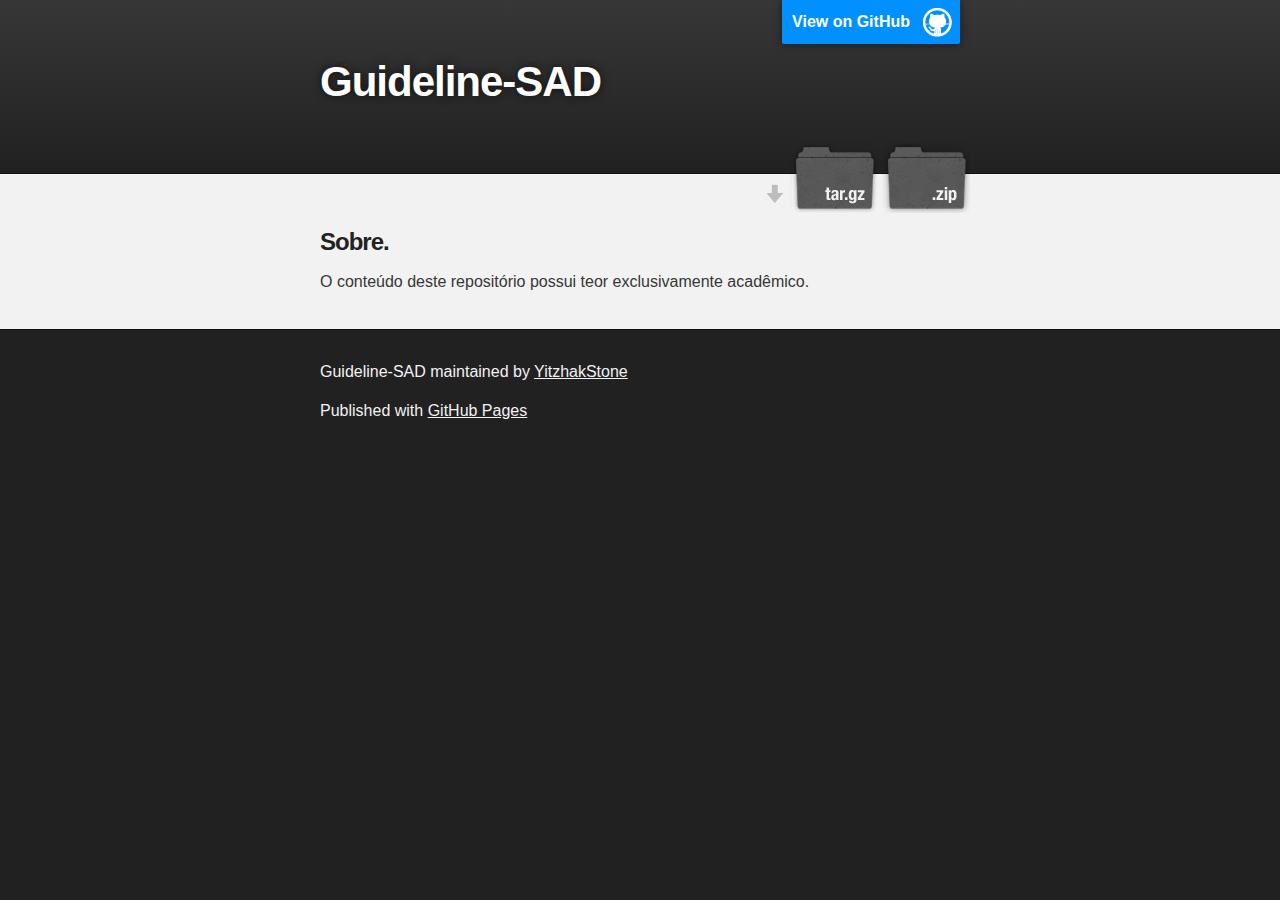
<file: BAK/index.html>
<!DOCTYPE html>
<html>

  <head>
    <meta charset='utf-8'>
    <meta http-equiv="X-UA-Compatible" content="chrome=1">
    <meta name="description" content="Guideline-SAD : ">

    <link rel="stylesheet" type="text/css" media="screen" href="stylesheets/stylesheet.css">

    <title>Guideline-SAD</title>
  </head>

  <body>

    <!-- HEADER -->
    <div id="header_wrap" class="outer">
        <header class="inner">
          <a id="forkme_banner" href="https://github.com/YitzhakStone/Guideline-SAD">View on GitHub</a>

          <h1 id="project_title">Guideline-SAD</h1>
          <h2 id="project_tagline"></h2>

            <section id="downloads">
              <a class="zip_download_link" href="https://github.com/YitzhakStone/Guideline-SAD/zipball/master">Download this project as a .zip file</a>
              <a class="tar_download_link" href="https://github.com/YitzhakStone/Guideline-SAD/tarball/master">Download this project as a tar.gz file</a>
            </section>
        </header>
    </div>

    <!-- MAIN CONTENT -->
    <div id="main_content_wrap" class="outer">
      <section id="main_content" class="inner">
        <h3>
<a id="sobre" class="anchor" href="#sobre" aria-hidden="true"><span class="octicon octicon-link"></span></a>Sobre.</h3>

<p>O conteúdo deste repositório possui teor exclusivamente acadêmico.</p>
      </section>
    </div>

    <!-- FOOTER  -->
    <div id="footer_wrap" class="outer">
      <footer class="inner">
        <p class="copyright">Guideline-SAD maintained by <a href="https://github.com/YitzhakStone">YitzhakStone</a></p>
        <p>Published with <a href="https://pages.github.com">GitHub Pages</a></p>
      </footer>
    </div>

    

  </body>
</html>
</file>
<file: Guideline-SAD_files/sg-style.css>
/* -------------------------------------------------------------------------

 Style Guide Boilerplate
 Repo: https://github.com/bjankord/Style-Guide-Boilerplate
 Author: Brett Jankord
 License: MIT

---------------------------------------------------------------------------- */

/* -------------------------------------------------------------------------
 Layout
---------------------------------------------------------------------------- */
/* http:/paulirish.com/2012/box-sizing-border-box-ftw/ */
*,
*:before,
*:after {
  -webkit-box-sizing: border-box;
     -moz-box-sizing: border-box;
          box-sizing: border-box;
}

body {
  margin: 0;
}

.sg-header {
  background: #000;
  color: #c0c0c0;
  padding-bottom: 0.75rem;
  padding-bottom: 12px; /* For older browsers */
  padding-top: 0.75rem;
  padding-top: 12px; /* For older browsers */
}

.sg-info,
.sg-section-group {
  padding-bottom: 32px; /* For older browsers */
  padding-bottom: 2rem;
}

.sg-wrapper {
  position: relative; /* Used to help sidebar height go all the way down the page */
  background: #f5f5f5;
}

.sg-main,
.sg-sidebar {
  padding-top: 24px; /* For older browsers */
  padding-top: 1.5rem;
  padding-bottom: 16px; /* For older browsers */
  padding-bottom: 1rem;
}

.sg-sidebar {
  background: #111313;
  color: #8b0000;
  font-size: 80%;
  padding-left: 16px; /* For older browsers */
  padding-left: 0 1rem;
  padding-right: 16px; /* For older browsers */
  padding-right: 0 1rem;
}

.js .sg-sidebar {
  opacity: 0;
  position: absolute;
  top: -100%;
  -webkit-transition: opacity 0.6s ease-out;
     -moz-transition: opacity 0.6s ease-out;
      -ms-transition: opacity 0.6s ease-out;
       -o-transition: opacity 0.6s ease-out;
          transition: opacity 0.6s ease-out;
}

.js.nav-is-active .sg-sidebar {
  opacity: 1;
  position: static;
}

@media screen and (min-width: 1025px) {
  .sg-sidebar,
  .js .sg-sidebar,
  .js.nav-is-active .sg-sidebar {
    bottom: 0;
    float: left;
    font-size: 100%;
    opacity: 1;
    position: absolute;
    top: 0;
    width: 25%;
  }

  .sg-main {
    float: right;
    width: 75%;
  }
}

/* -------------------------------------------------------------------------
 Utility Classes
---------------------------------------------------------------------------- */
.sg-container {
  padding: 0 16px; /* For older browsers */
  padding: 0 1rem;
}

.sg-container:before,
.sg-container:after,
.sg-clearfix:before,
.sg-clearfix:after,
.sg-section:before,
.sg-section:after,
.sg-markup-controls:before,
.sg-markup-controls:after{
  content:"";
  display:table;
  line-height:0
}

.sg-container:after,
.sg-clearfix:after,
.sg-section:after,
.sg-markup-controls:after {
  clear: both;
}

.sg-visually-hidden {
  border: 0;
  clip: rect(0 0 0 0);
  height: 1px;
  margin: -1px;
  overflow: hidden;
  padding: 0;
  position: absolute;
  width: 1px;
}

.sg-visually-hidden-focusable:active,
.sg-visually-hidden-focusable:focus {
  clip: auto;
  height: auto;
  margin: 0;
  overflow: visible;
  position: static;
  width: auto;
}

/* -------------------------------------------------------------------------
 Modules
---------------------------------------------------------------------------- */

/* Fonts
---------------------------------------------------------------------------- */

/* SG Font 1 */
.sg-font1,
.sg-logo,
.sg-about p,
.sg-color-value  {
  font-family: "HelveticaNeue-Light", "Helvetica Neue Light", "Helvetica Neue", Helvetica, Arial, "Lucida Grande", sans-serif;
  font-weight: 400;
}

/* SG Font 2 */
.sg-font2,
.sg-logo em,
.sg-nav-toggle,
.sg-h1,
.sg-h2,
.sg-h3,
.sg-color-name,
.sg-font-list dt  {
  font-family: "HelveticaNeue-Medium", "Helvetica Neue Medium", "Helvetica Neue", Helvetica, Arial, "Lucida Grande", sans-serif;
   font-weight: 500;
}

/* Branding
---------------------------------------------------------------------------- */
.sg-logo {
  float: left;
  font-size: 1em;
  line-height: 2;
  margin: 0;
  padding: 0;
}

.sg-logo-full {
  display: none;
}

.sg-logo em {
  font-style: normal;
  font-weight: bold;
}

@media screen and (min-width: 650px) {
  .sg-logo-initials {
    display: none;
  }

  .sg-logo-full {
    display: inline;
  }
}

/* Navigation
---------------------------------------------------------------------------- */
.sg-nav-toggle {
  background-color: #000;
  border-radius: 5px;
  border: 1px solid #7C7C7C;
  color: #fff;
  float: right;
  font-size: 16px;
  font-size: 1rem;
  padding: 5px 8px; /* For older browsers */
  padding: 0.3125rem 0.5rem;
  text-decoration: none;
  -webkit-transition: all .15s ease-in;
     -moz-transition: all .15s ease-in;
      -ms-transition: all .15s ease-in;
       -o-transition: all .15s ease-in;
          transition: all .15s ease-in;
}

.sg-nav-toggle:hover {
  border-color: #9c9c9c;
}

@media screen and (min-width: 1025px) {
  .sg-nav-toggle {
    display: none;
  }
}

.sg-nav-group,
.sg-nav-group li {
  margin: 0;
  padding: 0;
  list-style: none;
}

.sg-nav-group li {
  margin-bottom: .5em;
}

.sg-nav-group a {
  border-left: 2px solid transparent;
  color: #c0c0c0;
  display: block;
  font-size: 1.2em;
  padding: .35em 0 .35em .5em;
  text-decoration: none;
  /*text-transform: capitalize;*/
  -webkit-transition: all .15s ease-in;
     -moz-transition: all .15s ease-in;
      -ms-transition: all .15s ease-in;
       -o-transition: all .15s ease-in;
          transition: all .15s ease-in;
}

.sg-nav-group a:hover {
  background: #565656;
  border-left: 2px solid #939393;
  color: #fff;
}

.sg-nav-group .sg-subnav-parent {
  margin: 2.5em 0;
}

.sg-nav-group:first-child > .sg-subnav-parent {
  margin-top: 0;
}

/* Typography
---------------------------------------------------------------------------- */
.sg-h1,
.sg-h2,
.sg-h3 {
  margin-bottom: 1em;
  margin-top: 0;
}

.sg-h1 {
  font-size: 2em;
  padding-bottom: .2em;
}

.sg-h2 {
  border-bottom: 1px solid #c0c0c0;
  font-size: 1.75em;
  margin-bottom: .75em;
  padding-bottom: .2em;
}

.sg-h3 {
  font-size: 1.5em;
}

.sg-about p {
  font-size: 1.1em;
}


/* Buttons
---------------------------------------------------------------------------- */
.sg-btn {
  background: #cbcbcb;
  border: none;
  color: #222;
  float: left;
  font-size: 16px; /* For older browsers */
  font-size: 1rem;
  padding: .5em .9em;
  text-decoration: none;
}

.sg-btn--top {
  float: right;
}

.sg-btn--source,
.sg-btn--select {
  display: none;
}

/* Show specific buttons we cut the mustard */
.sg-enhanced .sg-btn--source {
  display: block;
}

@media screen and (min-width: 1025px) {
  .sg-enhanced .sg-btn--select {
    display: block;
  }
}

.sg-btn--select {
  border-radius: 0 0.2em;
  position: absolute;
  right: 1px;
  top: 1px;
  z-index: 1;
}

.sg-btn--select-active:hover:after{
  background: #111; /* For older browsers */
  background: rgba(0,0,0,.8);
  border-radius: 5px;
  color: #fff;
  content: "Código selecionado. Pronto para ser copiado.";
  display: block;
  padding: 8px 16px; /* For older browsers */
  padding: 0.5rem 1rem;
  position: absolute;
  right: 8px; /* For older browsers */
  right: 0.5rem;
  top: 48px; /* For older browsers */
  top: 3rem;
  white-space: nowrap;
  z-index: 98;
}

.sg-btn--select-active:hover:before{
  border-color: transparent transparent #111 transparent;
  border-style: solid;
  border-width: 0 10px 10px 10px;
  content: "";
  display: block;
  height: 0;
  left: 45%;
  position: absolute;
  top: 40px;
  top: 2.5rem;
  width: 0;
  z-index: 99;
}

/* Sections
---------------------------------------------------------------------------- */
.sg-section {
  margin-bottom: 32px; /* For older browsers */
  margin-bottom: 3rem;
}

/* Colors
---------------------------------------------------------------------------- */
.sg-color {
  margin-bottom: 1.5em;
}

.sg-color-swatch {
  padding-top: 20%; /* Used to set height of color swatch */
  border: solid #0a0805 1px;
}

.sg-color-name {
  font-size: 1.2em; /* Test this with 1.1 em */
  padding: .5em 0;
}

.sg-color-value {
  font-family: "monospace";
  font-size: 1.1em;  /* Test this with 1.1 em */
}

@media only screen and (min-width: 375px) {
  .sg-color-grid {
    margin: 0 -2.5%;
    overflow: hidden;
  }

  .sg-color {
    float: left;
    margin-left: 2.5%;
    margin-right: 2.5%;
    width: 45%;
  }

  .sg-color-swatch {
    padding-top: 60%; /* Used to set height of color swatch */
  }
 }

@media only screen and (min-width: 760px) {
  .sg-color {
    margin-left: 1.5%;
    margin-right: 1.5%;
    width: 22%;
  }

  .sg-color-grid {
    margin: 0 -1.5%;
  }
}

/* Fonts
---------------------------------------------------------------------------- */
.sg-font-list,
.sg-font-list li {
  list-style: none;
  margin: 0;
  padding: 0;
}

.sg-font-list {
  font-size: 1.1em;
}

.sg-font-list dt {
  display: block;
  padding-bottom: .25em;
}

.sg-font-list dd {
  border-bottom: 1px solid #c0c0c0;
  display: block;
  margin-bottom: .75em;
  margin-left: 0;
  padding-bottom: .75em;
}

@media only screen and (min-width: 760px) {
  .sg-font-list dt {
    float: left;
    padding-right: .25em;
  }
}


/* Markup
---------------------------------------------------------------------------- */
.sg-doc {
  border-bottom: 1px solid #c0c0c0;
  margin-bottom: 1em;
}

.sg-markup-controls {
  padding-top: 1.5em;
}

.sg-source {
  position: relative;
}

.sg-source pre {
  background: #333;
  border-radius: .5em;
  border: 1px solid #c0c0c0;
  color: #fff;
  overflow-x: scroll;
  padding: .5em .3em;
}

.sg-source pre code {
  background: transparent;
  -webkit-font-smoothing: antialiased;
}

/* Hide source code blocks off-screen */
.sg-enhanced .sg-source {
  opacity: 0;
  position: absolute;
  top: -100%;
  width: 1px;
  -webkit-transition: opacity 0.6s ease-out;
     -moz-transition: opacity 0.6s ease-out;
      -ms-transition: opacity 0.6s ease-out;
       -o-transition: opacity 0.6s ease-out;
          transition: opacity 0.6s ease-out;
}

/* Show source code blocks when active or JS is not enabled */
.sg-enhanced .sg-source-active {
  opacity: 1;
  position: relative;
  width: 100%;
}

/* Videos
---------------------------------------------------------------------------- */
.sg-video {
  height: 0;
  padding-top: 56.25%;
  position: relative;
}

.sg-video video {
  bottom: 0;
  height: 100%;
  left: 0;
  position: absolute;
  right: 0;
  top: 0;
  width: 100%;
  z-index: 100;
}
</file>
<file: css/sg-style-old-ie.css>
/* -------------------------------------------------------------------------

 Style Guide Boilerplate
 Repo: https://github.com/bjankord/Style-Guide-Boilerplate
 Author: Brett Jankord
 License: MIT

---------------------------------------------------------------------------- */

/* -------------------------------------------------------------------------
 Old IE Styles
---------------------------------------------------------------------------- */
.sg-container {
  min-width: 1024px;
}

.sg-sidebar,
.js .sg-sidebar,
.js.nav-is-active .sg-sidebar {
  bottom: 0;
  float: left;
  font-size: 100%;
  opacity: 1;
  position: absolute;
  top: 0;
  width: 25%;
}

.sg-main {
  float: right;
  width: 75%;
}


.sg-logo-initials {
  display: none;
}

.sg-logo-full {
  display: inline;
}


.sg-nav-toggle {
  display: none;
}


.sg-enhanced .sg-btn--select {
  display: block;
}


.sg-color-grid {
  margin: 0 -2.5%;
  overflow: hidden;
}

.sg-color {
  float: left;
  margin-left: 2.5%;
  margin-right: 2.5%;
  width: 45%;
}

.sg-color-swatch {
  padding-top: 60%; /* Used to set height of color swatch */
}


.sg-color {
  margin-left: 1.5%;
  margin-right: 1.5%;
  width: 22%;
}

.sg-color-grid {
  margin: 0 -1.5%;
}

.sg-font-list dt {
  float: left;
  padding-right: .25em;
}
</file>
<file: Guideline-SAD_files/github-markdown.css>
.markdown-body{-webkit-text-size-adjust:100%;text-size-adjust:100%;color:#333;overflow:hidden;font-family:"Helvetica Neue",Helvetica,"Segoe UI",Arial,freesans,sans-serif;font-size:16px;line-height:1.6;word-wrap:break-word;}.markdown-body a{background-color:transparent;}.markdown-body a:active,.markdown-body a:hover{outline:0;}.markdown-body strong{font-weight:bold;}.markdown-body h1{font-size:2em;margin:0.67em 0;}.markdown-body img{border:0;}.markdown-body hr{box-sizing:content-box;height:0;}.markdown-body pre{overflow:auto;}.markdown-body code,.markdown-body kbd,.markdown-body pre{font-family:monospace,monospace;font-size:1em;}.markdown-body input{color:inherit;font:inherit;margin:0;}.markdown-body html input[disabled]{cursor:default;}.markdown-body input{line-height:normal;}.markdown-body input[type="checkbox"]{box-sizing:border-box;padding:0;}.markdown-body table{border-collapse:collapse;border-spacing:0;}.markdown-body td,.markdown-body th{padding:0;}.markdown-body *{box-sizing:border-box;}.markdown-body input{font:13px/1.4 Helvetica,arial,nimbussansl,liberationsans,freesans,clean,sans-serif,"Segoe UI Emoji","Segoe UI Symbol";}.markdown-body a{color:#4078c0;text-decoration:none;}.markdown-body a:hover,.markdown-body a:active{text-decoration:underline;}.markdown-body hr{height:0;margin:15px 0;overflow:hidden;background:transparent;border:0;border-bottom:1px solid #ddd;}.markdown-body hr:before{display:table;content:"";}.markdown-body hr:after{display:table;clear:both;content:"";}.markdown-body h1,.markdown-body h2,.markdown-body h3,.markdown-body h4,.markdown-body h5,.markdown-body h6{margin-top:15px;margin-bottom:15px;line-height:1.1;}.markdown-body h1{font-size:30px;}.markdown-body h2{font-size:21px;}.markdown-body h3{font-size:16px;}.markdown-body h4{font-size:14px;}.markdown-body h5{font-size:12px;}.markdown-body h6{font-size:11px;}.markdown-body blockquote{margin:0;}.markdown-body ul,.markdown-body ol{padding:0;margin-top:0;margin-bottom:0;}.markdown-body ol ol,.markdown-body ul ol{list-style-type:lower-roman;}.markdown-body ul ul ol,.markdown-body ul ol ol,.markdown-body ol ul ol,.markdown-body ol ol ol{list-style-type:lower-alpha;}.markdown-body dd{margin-left:0;}.markdown-body code{font-family:Consolas,"Liberation Mono",Menlo,Courier,monospace;font-size:12px;}.markdown-body pre{margin-top:0;margin-bottom:0;font:12px Consolas,"Liberation Mono",Menlo,Courier,monospace;}.markdown-body .select::-ms-expand{opacity:0;}.markdown-body .octicon-link:before{content:'\f05c';}.markdown-body>*:first-child{margin-top:0!important;}.markdown-body>*:last-child{margin-bottom:0!important;}.markdown-body a:not([href]){color:inherit;text-decoration:none;}.markdown-body .anchor{position:absolute;top:0;left:0;display:block;padding-right:6px;padding-left:30px;margin-left:-30px;}.markdown-body .anchor:focus{outline:none;}.markdown-body h1,.markdown-body h2,.markdown-body h3,.markdown-body h4,.markdown-body h5,.markdown-body h6{position:relative;margin-top:1em;margin-bottom:16px;font-family:"HelveticaNeue-Medium", "Helvetica Neue Medium", "Helvetica Neue", Helvetica, Arial, "Lucida Grande", sans-serif;font-weight:500;line-height:1.4;}.markdown-body h1 .octicon-link,.markdown-body h2 .octicon-link,.markdown-body h3 .octicon-link,.markdown-body h4 .octicon-link,.markdown-body h5 .octicon-link,.markdown-body h6 .octicon-link{display:none;color:#000;vertical-align:middle;}.markdown-body h1:hover .anchor,.markdown-body h2:hover .anchor,.markdown-body h3:hover .anchor,.markdown-body h4:hover .anchor,.markdown-body h5:hover .anchor,.markdown-body h6:hover .anchor{padding-left:8px;margin-left:-30px;text-decoration:none;}.markdown-body h1:hover .anchor .octicon-link,.markdown-body h2:hover .anchor .octicon-link,.markdown-body h3:hover .anchor .octicon-link,.markdown-body h4:hover .anchor .octicon-link,.markdown-body h5:hover .anchor .octicon-link,.markdown-body h6:hover .anchor .octicon-link{display:inline-block;}.markdown-body h1{padding-bottom:0.3em;font-size:1.75em;line-height:1.2;border-bottom:1px solid #eee;}.markdown-body h1 .anchor{line-height:1;}.markdown-body h2{padding-bottom:0.3em;font-size:1.5em;line-height:1.225;border-bottom:1px solid #eee;}.markdown-body h2 .anchor{line-height:1;}.markdown-body h3{font-size:1.25em;line-height:1.43;}.markdown-body h3 .anchor{line-height:1.2;}.markdown-body h4{font-size:1em;}.markdown-body h4 .anchor{line-height:1.2;}.markdown-body h5{font-size:.75em;}.markdown-body h5 .anchor{line-height:1.1;}.markdown-body h6{font-size:.75em;color:#777;}.markdown-body h6 .anchor{line-height:1.1;}.markdown-body p,.markdown-body blockquote,.markdown-body ul,.markdown-body ol,.markdown-body dl,.markdown-body table,.markdown-body pre{margin-top:0;margin-bottom:16px;}.markdown-body hr{height:4px;padding:0;margin:16px 0;background-color:#e7e7e7;border:0 none;}.markdown-body ul,.markdown-body ol{padding-left:2em;}.markdown-body ul ul,.markdown-body ul ol,.markdown-body ol ol,.markdown-body ol ul{margin-top:0;margin-bottom:0;}.markdown-body li>p{margin-top:16px;}.markdown-body dl{padding:0;}.markdown-body dl dt{padding:0;margin-top:16px;font-size:1em;font-style:italic;font-weight:bold;}.markdown-body dl dd{padding:0 16px;margin-bottom:16px;}.markdown-body blockquote{padding:0 15px;color:#777;border-left:4px solid #ddd;}.markdown-body blockquote>:first-child{margin-top:0;}.markdown-body blockquote>:last-child{margin-bottom:0;}.markdown-body table{display:block;width:100%;overflow:auto;word-break:normal;word-break:keep-all;}.markdown-body table th{font-weight:bold;}.markdown-body table th,.markdown-body table td{padding:6px 13px;border:1px solid #ddd;}.markdown-body table tr{background-color:#fff;border-top:1px solid #ccc;}.markdown-body table tr:nth-child(2n){background-color:#f8f8f8;}.markdown-body img{max-width:100%;box-sizing:border-box;}.markdown-body code{padding:0;padding-top:0.2em;padding-bottom:0.2em;margin:0;font-size:85%;background-color:rgba(0,0,0,0.04);border-radius:3px;}.markdown-body code:before,.markdown-body code:after{letter-spacing:-0.2em;content:"\00a0";}.markdown-body pre>code{padding:0;margin:0;font-size:100%;word-break:normal;white-space:pre;background:transparent;border:0;}.markdown-body .highlight{margin-bottom:16px;}.markdown-body .highlight pre,.markdown-body pre{padding:16px;overflow:auto;font-size:85%;line-height:1.45;background-color:#1B1B18;border-radius:3px;color:#fff;}.markdown-body .highlight pre{margin-bottom:0;word-break:normal;}.markdown-body pre{word-wrap:normal;}.markdown-body pre code{display:inline;max-width:initial;padding:0;margin:0;overflow:initial;line-height:inherit;word-wrap:normal;background-color:transparent;border:0;}.markdown-body pre code:before,.markdown-body pre code:after{content:normal;}.markdown-body kbd{display:inline-block;padding:3px 5px;font-size:11px;line-height:10px;color:#555;vertical-align:middle;background-color:#fcfcfc;border:solid 1px #ccc;border-bottom-color:#bbb;border-radius:3px;box-shadow:inset 0 -1px 0 #bbb;}.markdown-body .pl-c{color:#969896;}.markdown-body .pl-c1,.markdown-body .pl-s .pl-v{color:#0086b3;}.markdown-body .pl-e,.markdown-body .pl-en{color:#795da3;}.markdown-body .pl-s .pl-s1,.markdown-body .pl-smi{color:#333;}.markdown-body .pl-ent{color:#63a35c;}.markdown-body .pl-k{color:#a71d5d;}.markdown-body .pl-pds,.markdown-body .pl-s,.markdown-body .pl-s .pl-pse .pl-s1,.markdown-body .pl-sr,.markdown-body .pl-sr .pl-cce,.markdown-body .pl-sr .pl-sra,.markdown-body .pl-sr .pl-sre{color:#183691;}.markdown-body .pl-v{color:#ed6a43;}.markdown-body .pl-id{color:#b52a1d;}.markdown-body .pl-ii{background-color:#b52a1d;color:#f8f8f8;}.markdown-body .pl-sr .pl-cce{color:#63a35c;font-weight:bold;}.markdown-body .pl-ml{color:#693a17;}.markdown-body .pl-mh,.markdown-body .pl-mh .pl-en,.markdown-body .pl-ms{color:#1d3e81;font-weight:bold;}.markdown-body .pl-mq{color:#008080;}.markdown-body .pl-mi{color:#333;font-style:italic;}.markdown-body .pl-mb{color:#333;font-weight:bold;}.markdown-body .pl-md{background-color:#ffecec;color:#bd2c00;}.markdown-body .pl-mi1{background-color:#eaffea;color:#55a532;}.markdown-body .pl-mdr{color:#795da3;font-weight:bold;}.markdown-body .pl-mo{color:#1d3e81;}.markdown-body kbd{display:inline-block;padding:3px 5px;font:11px Consolas,"Liberation Mono",Menlo,Courier,monospace;line-height:10px;color:#555;vertical-align:middle;background-color:#fcfcfc;border:solid 1px #ccc;border-bottom-color:#bbb;border-radius:3px;box-shadow:inset 0 -1px 0 #bbb;}.markdown-body .task-list-item{list-style-type:none;}.markdown-body .task-list-item+.task-list-item{margin-top:3px;}.markdown-body .task-list-item input{margin:0 0.35em 0.25em -1.6em;vertical-align:middle;}.markdown-body :checked+.radio-label{z-index:1;position:relative;border-color:#4078c0;}
</file>
<file: Guideline-SAD_files/style.css>
body {
  /* font-family: "HelveticaNeue", "Helvetica", Arial, sans-serif; */
  font-family: "Trebuchet MS", "Helvetica", Arial, sans-serif;
}

img, svg, video, audio {
  max-width: 100%;
}


/* -------------------------------------------------------------------------
 Alerts
---------------------------------------------------------------------------- */
/**
 * Alert styles. Your patterns/styles will vary.
 * You should link your main stylesheet up with Style Guide Boilerplate for
 * best results. When you update your site's styles, your style guide will
 * update as well.
 */
.alert {
  border: 1px solid #fbeed5;
  -webkit-border-radius: 4px;
     -moz-border-radius: 4px;
          border-radius: 4px;
  margin-bottom: 20px;
  padding: 8px 35px 8px 14px;
  text-shadow: 0 1px 0 rgba(255, 255, 255, 0.5);
}

.alert-warning {
  background-color: #fcf8e3;
  border-color: #fbeed5;
  color: #8b6d3a;
}

.alert-error {
  background-color: #f2dede;
  border-color: #eed3d7;
  color: #aa4342;
}

.alert-success {
  background-color: #dff0d8;
  border-color: #d6e9c6;
  color: #3c773d;
}

.alert-info {
  background-color: #d9edf7;
  border-color: #bce8f1;
  color: #2f7090;
}



/* -------------------------------------------------------------------------
 Breadcrumbs
---------------------------------------------------------------------------- */
/**
 * Breadcrumb styles for first pattern. Your patterns/styles will vary.
 * You should link your main stylesheet up with Style Guide Boilerplate for
 * best results. When you update your site's styles, your style guide will
 * update as well.
 */
/*.breadcrumb {
  -webkit-border-radius: 4px;
     -moz-border-radius: 4px;
          border-radius: 4px;
  list-style: none;
  margin: 0 0 20px;
  padding: 8px 15px;
}

.breadcrumb li {
  display: inline-block;
  *display: inline;
  text-shadow: 0 1px 0 #fff;
  *zoom: 1;
}

.breadcrumb li a {
  color: #007f96;
  text-decoration: none;
}

.breadcrumb li a:hover {
  color: #004068;
}

.breadcrumb li .divider {
  color: #767676;
  padding: 0 5px;
}

.breadcrumb .active {
  color: #555;
}
*/
</file>
<file: Guideline-SAD_files/prisim.css>
/* http://prismjs.com/download.html?themes=prism-okaidia&languages=markup+css+clike+javascript */
/**
 * okaidia theme for JavaScript, CSS and HTML
 * Loosely based on Monokai textmate theme by http://www.monokai.nl/
 * @author ocodia
 */

code[class*="language-"],
pre[class*="language-"] {
  color: #f8f8f2;
  text-shadow: 0 1px rgba(0, 0, 0, 0.3);
  font-family: Consolas, Monaco, 'Andale Mono', monospace;
  direction: ltr;
  text-align: left;
  line-height: 1.5;
  -moz-tab-size: 4;
  -o-tab-size: 4;
  tab-size: 4;
  -webkit-hyphens: none;
  -moz-hyphens: none;
  -ms-hyphens: none;
  hyphens: none;
}

/* Code blocks */
pre[class*="language-"] {
  padding: 1em;
  margin: .5em 0;
  overflow: auto;
  -webkit-overflow-scrolling: touch;
  border-radius: 0.3em;
}

:not(pre) > code[class*="language-"],
pre[class*="language-"] {
  background: #1B1B18;
}

/* Inline code */
:not(pre) > code[class*="language-"] {
  padding: .1em;
  border-radius: .3em;
}

.token.comment,
.token.prolog,
.token.doctype,
.token.cdata {
  color: #758493;
}

.token.punctuation {
  color: #f8f8f2;
}

.namespace {
  opacity: .7;
}

.token.property,
.token.tag,
.token.constant,
.token.symbol,
.token.deleted {
  color: #f92672;
}

.token.boolean,
.token.number {
  color: #ae81ff;
}

.token.selector,
.token.attr-name,
.token.string,
.token.char,
.token.builtin,
.token.inserted {
  color: #a6e22e;
}

.token.operator,
.token.entity,
.token.url,
.language-css .token.string,
.style .token.string,
.token.variable {
  color: #f8f8f2;
}

.token.atrule,
.token.attr-value {
  color: #e6db74;
}

.token.keyword {
  color: #66d9ef;
}

.token.regex,
.token.important {
  color: #fd971f;
}

.token.important,
.token.bold {
  font-weight: bold;
}
.token.italic {
  font-style: italic;
}

.token.entity {
  cursor: help;
}
</file>
<file: BAK/stylesheets/stylesheet.css>
/*******************************************************************************
Slate Theme for GitHub Pages
by Jason Costello, @jsncostello
*******************************************************************************/

@import url(github-light.css);

/*******************************************************************************
MeyerWeb Reset
*******************************************************************************/

html, body, div, span, applet, object, iframe,
h1, h2, h3, h4, h5, h6, p, blockquote, pre,
a, abbr, acronym, address, big, cite, code,
del, dfn, em, img, ins, kbd, q, s, samp,
small, strike, strong, sub, sup, tt, var,
b, u, i, center,
dl, dt, dd, ol, ul, li,
fieldset, form, label, legend,
table, caption, tbody, tfoot, thead, tr, th, td,
article, aside, canvas, details, embed,
figure, figcaption, footer, header, hgroup,
menu, nav, output, ruby, section, summary,
time, mark, audio, video {
  margin: 0;
  padding: 0;
  border: 0;
  font: inherit;
  vertical-align: baseline;
}

/* HTML5 display-role reset for older browsers */
article, aside, details, figcaption, figure,
footer, header, hgroup, menu, nav, section {
  display: block;
}

ol, ul {
  list-style: none;
}

table {
  border-collapse: collapse;
  border-spacing: 0;
}

/*******************************************************************************
Theme Styles
*******************************************************************************/

body {
  box-sizing: border-box;
  color:#373737;
  background: #212121;
  font-size: 16px;
  font-family: 'Myriad Pro', Calibri, Helvetica, Arial, sans-serif;
  line-height: 1.5;
  -webkit-font-smoothing: antialiased;
}

h1, h2, h3, h4, h5, h6 {
  margin: 10px 0;
  font-weight: 700;
  color:#222222;
  font-family: 'Lucida Grande', 'Calibri', Helvetica, Arial, sans-serif;
  letter-spacing: -1px;
}

h1 {
  font-size: 36px;
  font-weight: 700;
}

h2 {
  padding-bottom: 10px;
  font-size: 32px;
  background: url('../images/bg_hr.png') repeat-x bottom;
}

h3 {
  font-size: 24px;
}

h4 {
  font-size: 21px;
}

h5 {
  font-size: 18px;
}

h6 {
  font-size: 16px;
}

p {
  margin: 10px 0 15px 0;
}

footer p {
  color: #f2f2f2;
}

a {
  text-decoration: none;
  color: #007edf;
  text-shadow: none;

  transition: color 0.5s ease;
  transition: text-shadow 0.5s ease;
  -webkit-transition: color 0.5s ease;
  -webkit-transition: text-shadow 0.5s ease;
  -moz-transition: color 0.5s ease;
  -moz-transition: text-shadow 0.5s ease;
  -o-transition: color 0.5s ease;
  -o-transition: text-shadow 0.5s ease;
  -ms-transition: color 0.5s ease;
  -ms-transition: text-shadow 0.5s ease;
}

a:hover, a:focus {text-decoration: underline;}

footer a {
  color: #F2F2F2;
  text-decoration: underline;
}

em {
  font-style: italic;
}

strong {
  font-weight: bold;
}

img {
  position: relative;
  margin: 0 auto;
  max-width: 739px;
  padding: 5px;
  margin: 10px 0 10px 0;
  border: 1px solid #ebebeb;

  box-shadow: 0 0 5px #ebebeb;
  -webkit-box-shadow: 0 0 5px #ebebeb;
  -moz-box-shadow: 0 0 5px #ebebeb;
  -o-box-shadow: 0 0 5px #ebebeb;
  -ms-box-shadow: 0 0 5px #ebebeb;
}

p img {
  display: inline;
  margin: 0;
  padding: 0;
  vertical-align: middle;
  text-align: center;
  border: none;
}

pre, code {
  width: 100%;
  color: #222;
  background-color: #fff;

  font-family: Monaco, "Bitstream Vera Sans Mono", "Lucida Console", Terminal, monospace;
  font-size: 14px;

  border-radius: 2px;
  -moz-border-radius: 2px;
  -webkit-border-radius: 2px;
}

pre {
  width: 100%;
  padding: 10px;
  box-shadow: 0 0 10px rgba(0,0,0,.1);
  overflow: auto;
}

code {
  padding: 3px;
  margin: 0 3px;
  box-shadow: 0 0 10px rgba(0,0,0,.1);
}

pre code {
  display: block;
  box-shadow: none;
}

blockquote {
  color: #666;
  margin-bottom: 20px;
  padding: 0 0 0 20px;
  border-left: 3px solid #bbb;
}


ul, ol, dl {
  margin-bottom: 15px
}

ul {
  list-style-position: inside;
  list-style: disc;
  padding-left: 20px;
}

ol {
  list-style-position: inside;
  list-style: decimal;
  padding-left: 20px;
}

dl dt {
  font-weight: bold;
}

dl dd {
  padding-left: 20px;
  font-style: italic;
}

dl p {
  padding-left: 20px;
  font-style: italic;
}

hr {
  height: 1px;
  margin-bottom: 5px;
  border: none;
  background: url('../images/bg_hr.png') repeat-x center;
}

table {
  border: 1px solid #373737;
  margin-bottom: 20px;
  text-align: left;
 }

th {
  font-family: 'Lucida Grande', 'Helvetica Neue', Helvetica, Arial, sans-serif;
  padding: 10px;
  background: #373737;
  color: #fff;
 }

td {
  padding: 10px;
  border: 1px solid #373737;
 }

form {
  background: #f2f2f2;
  padding: 20px;
}

/*******************************************************************************
Full-Width Styles
*******************************************************************************/

.outer {
  width: 100%;
}

.inner {
  position: relative;
  max-width: 640px;
  padding: 20px 10px;
  margin: 0 auto;
}

#forkme_banner {
  display: block;
  position: absolute;
  top:0;
  right: 10px;
  z-index: 10;
  padding: 10px 50px 10px 10px;
  color: #fff;
  background: url('../images/blacktocat.png') #0090ff no-repeat 95% 50%;
  font-weight: 700;
  box-shadow: 0 0 10px rgba(0,0,0,.5);
  border-bottom-left-radius: 2px;
  border-bottom-right-radius: 2px;
}

#header_wrap {
  background: #212121;
  background: -moz-linear-gradient(top, #373737, #212121);
  background: -webkit-linear-gradient(top, #373737, #212121);
  background: -ms-linear-gradient(top, #373737, #212121);
  background: -o-linear-gradient(top, #373737, #212121);
  background: linear-gradient(top, #373737, #212121);
}

#header_wrap .inner {
  padding: 50px 10px 30px 10px;
}

#project_title {
  margin: 0;
  color: #fff;
  font-size: 42px;
  font-weight: 700;
  text-shadow: #111 0px 0px 10px;
}

#project_tagline {
  color: #fff;
  font-size: 24px;
  font-weight: 300;
  background: none;
  text-shadow: #111 0px 0px 10px;
}

#downloads {
  position: absolute;
  width: 210px;
  z-index: 10;
  bottom: -40px;
  right: 0;
  height: 70px;
  background: url('../images/icon_download.png') no-repeat 0% 90%;
}

.zip_download_link {
  display: block;
  float: right;
  width: 90px;
  height:70px;
  text-indent: -5000px;
  overflow: hidden;
  background: url(../images/sprite_download.png) no-repeat bottom left;
}

.tar_download_link {
  display: block;
  float: right;
  width: 90px;
  height:70px;
  text-indent: -5000px;
  overflow: hidden;
  background: url(../images/sprite_download.png) no-repeat bottom right;
  margin-left: 10px;
}

.zip_download_link:hover {
  background: url(../images/sprite_download.png) no-repeat top left;
}

.tar_download_link:hover {
  background: url(../images/sprite_download.png) no-repeat top right;
}

#main_content_wrap {
  background: #f2f2f2;
  border-top: 1px solid #111;
  border-bottom: 1px solid #111;
}

#main_content {
  padding-top: 40px;
}

#footer_wrap {
  background: #212121;
}



/*******************************************************************************
Small Device Styles
*******************************************************************************/

@media screen and (max-width: 480px) {
  body {
    font-size:14px;
  }

  #downloads {
    display: none;
  }

  .inner {
    min-width: 320px;
    max-width: 480px;
  }

  #project_title {
  font-size: 32px;
  }

  h1 {
    font-size: 28px;
  }

  h2 {
    font-size: 24px;
  }

  h3 {
    font-size: 21px;
  }

  h4 {
    font-size: 18px;
  }

  h5 {
    font-size: 14px;
  }

  h6 {
    font-size: 12px;
  }

  code, pre {
    min-width: 320px;
    max-width: 480px;
    font-size: 11px;
  }

}
</file>
